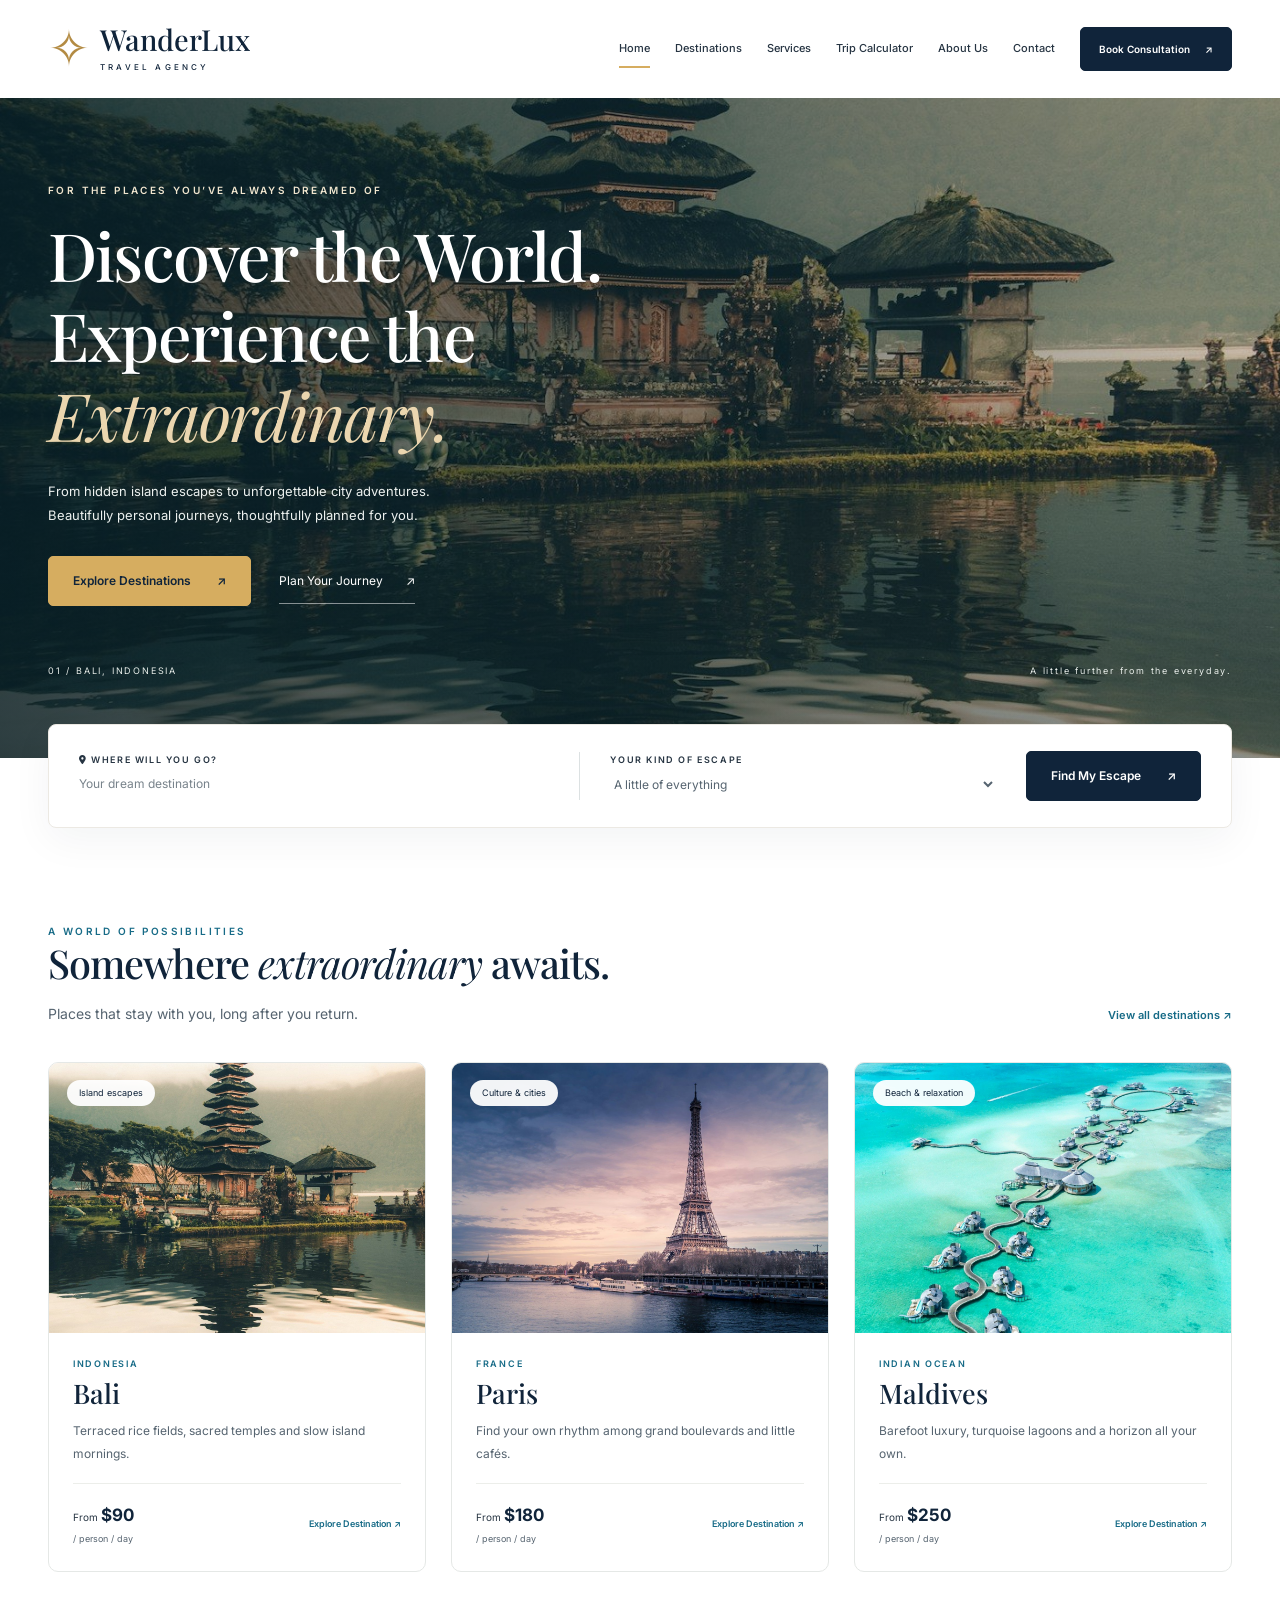
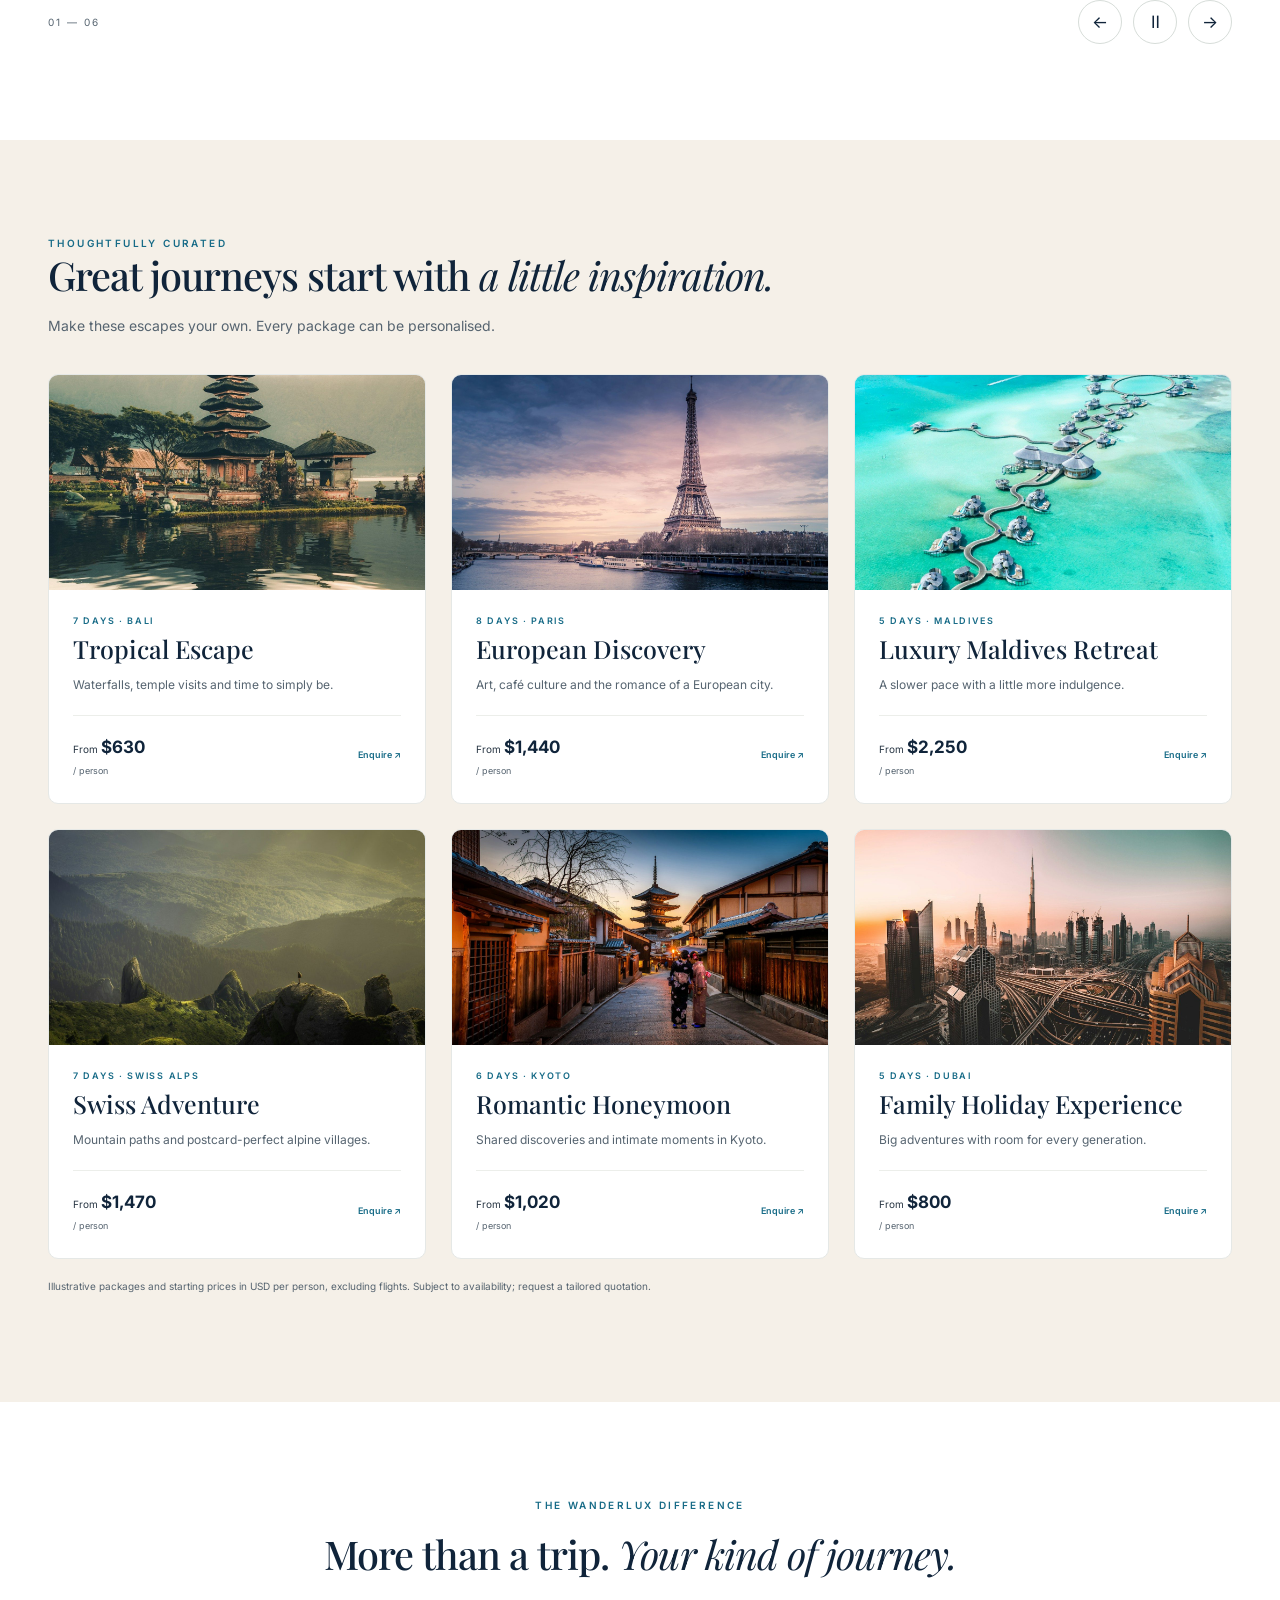
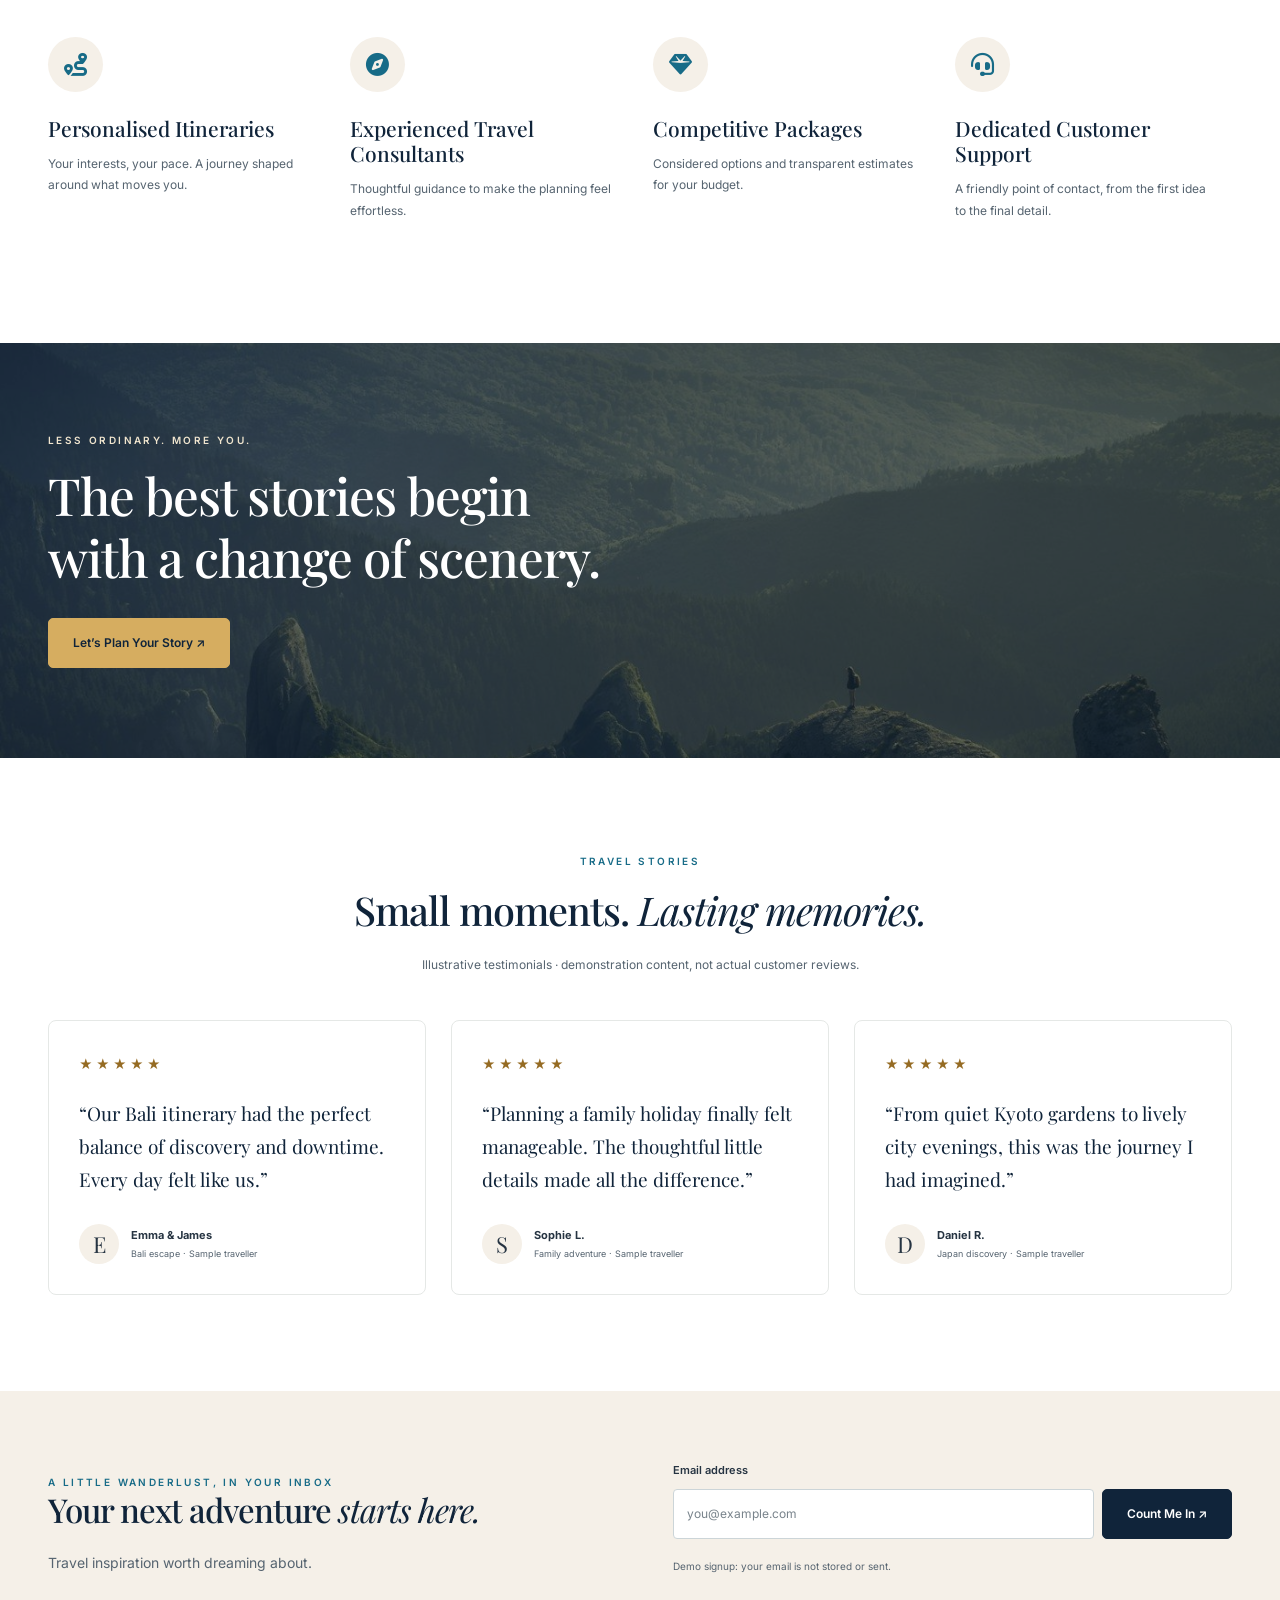
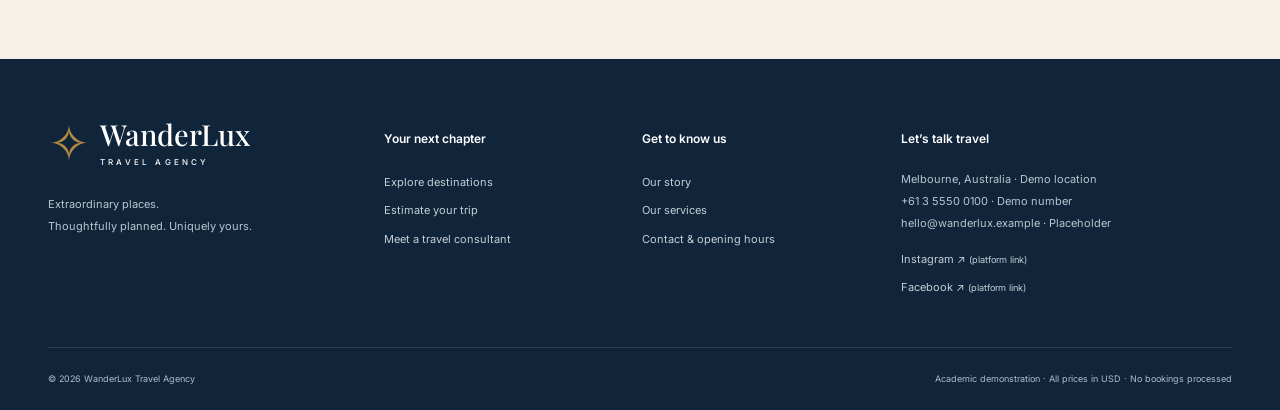
<file: index.html>
<!DOCTYPE html>
<html lang="en">
 <head>
  <meta charset="utf-8"/>
  <meta content="width=device-width, initial-scale=1" name="viewport"/>
  <title>
   Extraordinary journeys, thoughtfully planned | WanderLux Travel Agency
  </title>
  <meta content="Discover personalised holidays, beautiful destinations and thoughtful travel planning with WanderLux." name="description"/>
  <meta content="Extraordinary journeys, thoughtfully planned | WanderLux" property="og:title"/>
  <meta content="Discover personalised holidays, beautiful destinations and thoughtful travel planning with WanderLux." property="og:description"/>
  <meta content="website" property="og:type"/>
  <meta content="assets/images/destination-0.jpg" property="og:image"/>
  <meta content="#10243A" name="theme-color"/>
  <link href="assets/icons/compass.svg" rel="icon" type="image/svg+xml"/>
  <link href="https://fonts.googleapis.com" rel="preconnect"/>
  <link crossorigin="" href="https://fonts.gstatic.com" rel="preconnect"/>
  <link href="https://fonts.googleapis.com/css2?family=Inter:wght@400;500;600;700&amp;family=Playfair+Display:ital,wght@0,400;0,500;0,600;1,400;1,500&amp;display=swap" rel="stylesheet"/>
  <link href="https://cdnjs.cloudflare.com/ajax/libs/font-awesome/6.7.2/css/all.min.css" rel="stylesheet"/>
  <link href="css/style.css" rel="stylesheet"/>
  <script defer="" src="js/data.js">
  </script>
  <script defer="" src="js/main.js">
  </script>
  <script defer="" src="js/forms.js">
  </script>
 </head>
 <body>
  <a class="skip-link" href="#main">
   Skip to content
  </a>
  <header class="site-header">
   <div class="container nav-shell">
    <a aria-label="WanderLux home" class="brand" href="index.html">
     <span class="brand-mark">
      ✧
     </span>
     <span>
      WanderLux
      <small>
       TRAVEL AGENCY
      </small>
     </span>
    </a>
    <button aria-controls="navigation" aria-expanded="false" aria-label="Open navigation" class="menu-toggle">
     ☰
    </button>
    <nav aria-label="Main navigation" id="navigation">
     <a aria-current="page" href="index.html">
      Home
     </a>
     <a href="destinations.html">
      Destinations
     </a>
     <a href="destinations.html#services">
      Services
     </a>
     <a href="calculator.html">
      Trip Calculator
     </a>
     <a href="about.html">
      About Us
     </a>
     <a href="contact.html">
      Contact
     </a>
     <a class="button button-small" href="appointment.html">
      Book
                    Consultation
      <span aria-hidden="true">↗</span>
     </a>
    </nav>
   </div>
  </header>
  <main id="main">
   <section class="hero">
    <img alt="Lush Bali temple and tropical landscape" class="hero-image" fetchpriority="high" src="assets/images/destination-0.jpg"/>
    <div class="hero-shade">
    </div>
    <div class="container hero-content">
     <p class="eyebrow light">
      FOR THE PLACES YOU’VE ALWAYS DREAMED OF
     </p>
     <h1>
      Discover the World.
      <br/>
      Experience the
      <br/>
      <em>
       Extraordinary.
      </em>
     </h1>
     <p>
      From hidden island escapes to unforgettable city adventures.
      <br/>
      Beautifully personal journeys,
                    thoughtfully planned for you.
     </p>
     <div class="button-row">
      <a class="button gold" href="destinations.html">
       Explore Destinations
       <span>
        ↗
       </span>
      </a>
      <a class="text-button" href="calculator.html">
       Plan Your Journey
       <span>
        ↗
       </span>
      </a>
     </div>
     <div class="hero-caption">
      <span>
       01 / BALI, INDONESIA
      </span>
      <span>
       A little further from the
                        everyday.
      </span>
     </div>
    </div>
   </section>
   <div class="container search-wrap">
    <form action="destinations.html" class="travel-search">
     <div>
      <label for="hero-search">
       <i aria-hidden="true" class="fa-solid fa-location-dot">
       </i>
       WHERE WILL YOU
                        GO?
      </label>
      <input id="hero-search" name="q" placeholder="Your dream destination"/>
     </div>
     <div>
      <label for="hero-style">
       YOUR KIND OF ESCAPE
      </label>
      <select id="hero-style" name="category">
       <option value="">
        A little of everything
       </option>
       Island escapes
       Culture &amp; cities
       Beach &amp; relaxation
       Adventure
      </select>
     </div>
     <button class="button" type="submit">
      Find My Escape
      <span>
       ↗
      </span>
     </button>
    </form>
   </div>
   <section class="section container">
    <div class="section-heading">
     <div>
      <p class="eyebrow">
       A WORLD OF POSSIBILITIES
      </p>
      <h2>
       Somewhere
       <em>
        extraordinary
       </em>
       awaits.
      </h2>
      <p>
       Places that stay with you, long after you return.
      </p>
     </div>
     <a class="inline-link" href="destinations.html">
      View all destinations ↗
     </a>
    </div>
    <div aria-label="Featured destinations" aria-roledescription="carousel" class="carousel">
     <div class="carousel-window">
      <div class="carousel-track">
       <article class="destination-card reveal">
        <a class="image-link" href="appointment.html?destination=Bali">
         <img alt="Bali, Indonesia travel landscape" loading="lazy" src="assets/images/destination-0.jpg"/>
         <span class="card-tag">
          Island
                                    escapes
         </span>
        </a>
        <div class="card-body">
         <p class="eyebrow">
          Indonesia
         </p>
         <h3>
          Bali
         </h3>
         <p>
          Terraced rice fields, sacred temples and slow island mornings.
         </p>
         <div class="card-bottom">
          <span>
           From
           <strong>
            $90
           </strong>
           <small>
            / person /
                                            day
           </small>
          </span>
          <a aria-label="Explore Bali" href="appointment.html?destination=Bali">
           Explore Destination ↗
          </a>
         </div>
        </div>
       </article>
       <article class="destination-card reveal">
        <a class="image-link" href="appointment.html?destination=Paris">
         <img alt="Paris, France travel landscape" loading="lazy" src="assets/images/destination-1.jpg"/>
         <span class="card-tag">
          Culture &amp;
                                    cities
         </span>
        </a>
        <div class="card-body">
         <p class="eyebrow">
          France
         </p>
         <h3>
          Paris
         </h3>
         <p>
          Find your own rhythm among grand boulevards and little cafés.
         </p>
         <div class="card-bottom">
          <span>
           From
           <strong>
            $180
           </strong>
           <small>
            / person /
                                            day
           </small>
          </span>
          <a aria-label="Explore Paris" href="appointment.html?destination=Paris">
           Explore Destination ↗
          </a>
         </div>
        </div>
       </article>
       <article class="destination-card reveal">
        <a class="image-link" href="appointment.html?destination=Maldives">
         <img alt="Maldives, Indian Ocean travel landscape" loading="lazy" src="assets/images/destination-2.jpg"/>
         <span class="card-tag">
          Beach &amp; relaxation
         </span>
        </a>
        <div class="card-body">
         <p class="eyebrow">
          Indian Ocean
         </p>
         <h3>
          Maldives
         </h3>
         <p>
          Barefoot luxury, turquoise lagoons and a horizon all your own.
         </p>
         <div class="card-bottom">
          <span>
           From
           <strong>
            $250
           </strong>
           <small>
            / person /
                                            day
           </small>
          </span>
          <a aria-label="Explore Maldives" href="appointment.html?destination=Maldives">
           Explore Destination ↗
          </a>
         </div>
        </div>
       </article>
       <article class="destination-card reveal">
        <a class="image-link" href="appointment.html?destination=Swiss Alps">
         <img alt="Swiss Alps, Switzerland travel landscape" loading="lazy" src="assets/images/destination-3.jpg"/>
         <span class="card-tag">
          Adventure
         </span>
        </a>
        <div class="card-body">
         <p class="eyebrow">
          Switzerland
         </p>
         <h3>
          Swiss Alps
         </h3>
         <p>
          Alpine trails, mountain villages and extraordinary fresh air.
         </p>
         <div class="card-bottom">
          <span>
           From
           <strong>
            $210
           </strong>
           <small>
            / person /
                                            day
           </small>
          </span>
          <a aria-label="Explore Swiss Alps" href="appointment.html?destination=Swiss Alps">
           Explore Destination ↗
          </a>
         </div>
        </div>
       </article>
       <article class="destination-card reveal">
        <a class="image-link" href="appointment.html?destination=Dubai">
         <img alt="Dubai, United Arab Emirates travel landscape" loading="lazy" src="assets/images/destination-4.jpg"/>
         <span class="card-tag">
          Culture &amp; cities
         </span>
        </a>
        <div class="card-body">
         <p class="eyebrow">
          United Arab Emirates
         </p>
         <h3>
          Dubai
         </h3>
         <p>
          Desert stillness meets a city with a spectacular imagination.
         </p>
         <div class="card-bottom">
          <span>
           From
           <strong>
            $160
           </strong>
           <small>
            / person /
                                            day
           </small>
          </span>
          <a aria-label="Explore Dubai" href="appointment.html?destination=Dubai">
           Explore Destination ↗
          </a>
         </div>
        </div>
       </article>
       <article class="destination-card reveal">
        <a class="image-link" href="appointment.html?destination=Kyoto">
         <img alt="Kyoto, Japan travel landscape" loading="lazy" src="assets/images/destination-5.jpg"/>
         <span class="card-tag">
          Culture &amp;
                                    cities
         </span>
        </a>
        <div class="card-body">
         <p class="eyebrow">
          Japan
         </p>
         <h3>
          Kyoto
         </h3>
         <p>
          Quiet gardens, lantern-lit lanes and timeless traditions.
         </p>
         <div class="card-bottom">
          <span>
           From
           <strong>
            $170
           </strong>
           <small>
            / person /
                                            day
           </small>
          </span>
          <a aria-label="Explore Kyoto" href="appointment.html?destination=Kyoto">
           Explore Destination ↗
          </a>
         </div>
        </div>
       </article>
      </div>
     </div>
     <div class="carousel-controls">
      <span aria-live="polite" class="carousel-status">
       01 · 06
      </span>
      <div>
       <button aria-label="Previous destination" class="icon-button" data-carousel="prev">
        ←
       </button>
       <button aria-label="Pause destination rotation" class="icon-button" data-carousel="pause">
        Ⅱ
       </button>
       <button aria-label="Next destination" class="icon-button" data-carousel="next">
        →
       </button>
      </div>
     </div>
    </div>
   </section>
   <section class="section sand">
    <div class="container">
     <div class="section-heading">
      <div>
       <p class="eyebrow">
        THOUGHTFULLY CURATED
       </p>
       <h2>
        Great journeys start with
        <em>
         a little inspiration.
        </em>
       </h2>
       <p>
        Make these escapes your own. Every package can be personalised.
       </p>
      </div>
     </div>
     <div class="grid three">
      <article class="package-card reveal">
       <img alt="Tropical Escape in Bali" loading="lazy" src="assets/images/destination-0.jpg"/>
       <div class="card-body">
        <p class="eyebrow">
         7 days · Bali
        </p>
        <h3>
         Tropical Escape
        </h3>
        <p>
         Waterfalls, temple visits and time to simply be.
        </p>
        <div class="card-bottom">
         <span>
          From
          <strong>
           $630
          </strong>
          <small>
           / person
          </small>
         </span>
         <a href="appointment.html?destination=Bali">
          Enquire ↗
         </a>
        </div>
       </div>
      </article>
      <article class="package-card reveal">
       <img alt="European Discovery in Paris" loading="lazy" src="assets/images/destination-1.jpg"/>
       <div class="card-body">
        <p class="eyebrow">
         8 days · Paris
        </p>
        <h3>
         European Discovery
        </h3>
        <p>
         Art, café culture and the romance of a European city.
        </p>
        <div class="card-bottom">
         <span>
          From
          <strong>
           $1,440
          </strong>
          <small>
           / person
          </small>
         </span>
         <a href="appointment.html?destination=Paris">
          Enquire ↗
         </a>
        </div>
       </div>
      </article>
      <article class="package-card reveal">
       <img alt="Luxury Maldives Retreat in Maldives" loading="lazy" src="assets/images/destination-2.jpg"/>
       <div class="card-body">
        <p class="eyebrow">
         5 days · Maldives
        </p>
        <h3>
         Luxury Maldives Retreat
        </h3>
        <p>
         A slower pace with a little more indulgence.
        </p>
        <div class="card-bottom">
         <span>
          From
          <strong>
           $2,250
          </strong>
          <small>
           / person
          </small>
         </span>
         <a href="appointment.html?destination=Maldives">
          Enquire ↗
         </a>
        </div>
       </div>
      </article>
      <article class="package-card reveal">
       <img alt="Swiss Adventure in Swiss Alps" loading="lazy" src="assets/images/destination-3.jpg"/>
       <div class="card-body">
        <p class="eyebrow">
         7 days · Swiss Alps
        </p>
        <h3>
         Swiss Adventure
        </h3>
        <p>
         Mountain paths and postcard-perfect alpine villages.
        </p>
        <div class="card-bottom">
         <span>
          From
          <strong>
           $1,470
          </strong>
          <small>
           / person
          </small>
         </span>
         <a href="appointment.html?destination=Swiss Alps">
          Enquire ↗
         </a>
        </div>
       </div>
      </article>
      <article class="package-card reveal">
       <img alt="Romantic Honeymoon in Kyoto" loading="lazy" src="assets/images/destination-5.jpg"/>
       <div class="card-body">
        <p class="eyebrow">
         6 days · Kyoto
        </p>
        <h3>
         Romantic Honeymoon
        </h3>
        <p>
         Shared discoveries and intimate moments in Kyoto.
        </p>
        <div class="card-bottom">
         <span>
          From
          <strong>
           $1,020
          </strong>
          <small>
           / person
          </small>
         </span>
         <a href="appointment.html?destination=Kyoto">
          Enquire ↗
         </a>
        </div>
       </div>
      </article>
      <article class="package-card reveal">
       <img alt="Family Holiday Experience in Dubai" loading="lazy" src="assets/images/destination-4.jpg"/>
       <div class="card-body">
        <p class="eyebrow">
         5 days · Dubai
        </p>
        <h3>
         Family Holiday Experience
        </h3>
        <p>
         Big adventures with room for every generation.
        </p>
        <div class="card-bottom">
         <span>
          From
          <strong>
           $800
          </strong>
          <small>
           / person
          </small>
         </span>
         <a href="appointment.html?destination=Dubai">
          Enquire ↗
         </a>
        </div>
       </div>
      </article>
     </div>
     <p class="fine-print">
      Illustrative packages and starting prices in USD per person, excluding flights.
                    Subject to availability; request a tailored quotation.
     </p>
    </div>
   </section>
   <section class="section container">
    <div class="center-heading">
     <p class="eyebrow">
      THE WANDERLUX DIFFERENCE
     </p>
     <h2>
      More than a trip.
      <em>
       Your kind of journey.
      </em>
     </h2>
    </div>
    <div class="grid four">
     <article class="value-card reveal">
      <i aria-hidden="true" class="fa-solid fa-route">
      </i>
      <h3>
       Personalised Itineraries
      </h3>
      <p>
       Your interests, your pace. A journey shaped around what moves you.
      </p>
     </article>
     <article class="value-card reveal">
      <i aria-hidden="true" class="fa-solid fa-compass">
      </i>
      <h3>
       Experienced Travel Consultants
      </h3>
      <p>
       Thoughtful guidance to make the planning feel effortless.
      </p>
     </article>
     <article class="value-card reveal">
      <i aria-hidden="true" class="fa-solid fa-gem">
      </i>
      <h3>
       Competitive Packages
      </h3>
      <p>
       Considered options and transparent estimates for your budget.
      </p>
     </article>
     <article class="value-card reveal">
      <i aria-hidden="true" class="fa-solid fa-headset">
      </i>
      <h3>
       Dedicated Customer Support
      </h3>
      <p>
       A friendly point of contact, from the first idea to the final detail.
      </p>
     </article>
    </div>
   </section>
   <section class="story-banner">
    <img alt="Dramatic mountain peaks in an alpine landscape" loading="lazy" src="assets/images/destination-3.jpg"/>
    <div class="container">
     <p class="eyebrow light">
      LESS ORDINARY. MORE YOU.
     </p>
     <h2>
      The best stories begin
      <br/>
      with a change of scenery.
     </h2>
     <a class="button gold" href="appointment.html">
      Let’s Plan Your Story ↗
     </a>
    </div>
   </section>
   <section class="section container">
    <div class="center-heading">
     <p class="eyebrow">
      TRAVEL STORIES
     </p>
     <h2>
      Small moments.
      <em>
       Lasting memories.
      </em>
     </h2>
     <p>
      Illustrative testimonials · demonstration content, not actual customer reviews.
     </p>
    </div>
    <div class="grid three">
     <figure class="quote reveal">
      <span aria-label="5 out of 5 stars" class="stars">
       ★★★★★
      </span>
      <blockquote>
       “Our Bali itinerary had the perfect balance of discovery and downtime. Every day felt
                        like us.”
      </blockquote>
      <figcaption>
       <span class="avatar">
        E
       </span>
       <div>
        <strong>
         Emma &amp; James
        </strong>
        <small>
         Bali escape · Sample traveller
        </small>
       </div>
      </figcaption>
     </figure>
     <figure class="quote reveal">
      <span aria-label="5 out of 5 stars" class="stars">
       ★★★★★
      </span>
      <blockquote>
       “Planning a family holiday finally felt manageable. The thoughtful little details made
                        all the difference.”
      </blockquote>
      <figcaption>
       <span class="avatar">
        S
       </span>
       <div>
        <strong>
         Sophie L.
        </strong>
        <small>
         Family adventure · Sample traveller
        </small>
       </div>
      </figcaption>
     </figure>
     <figure class="quote reveal">
      <span aria-label="5 out of 5 stars" class="stars">
       ★★★★★
      </span>
      <blockquote>
       “From quiet Kyoto gardens to lively city evenings, this was the journey I had imagined.”
      </blockquote>
      <figcaption>
       <span class="avatar">
        D
       </span>
       <div>
        <strong>
         Daniel R.
        </strong>
        <small>
         Japan discovery · Sample traveller
        </small>
       </div>
      </figcaption>
     </figure>
    </div>
   </section>
   <section class="newsletter sand">
    <div class="container newsletter-inner">
     <div>
      <p class="eyebrow">
       A LITTLE WANDERLUST, IN YOUR INBOX
      </p>
      <h2>
       Your next adventure
       <em>
        starts here.
       </em>
      </h2>
      <p>
       Travel inspiration worth dreaming about.
      </p>
     </div>
     <form id="newsletter-form" novalidate="">
      <label for="newsletter-email">
       Email address
      </label>
      <div class="subscribe">
       <input autocomplete="email" id="newsletter-email" name="email" placeholder="you@example.com" required="" type="email"/>
       <button class="button" type="submit">
        Count Me In ↗
       </button>
      </div>
      <p class="field-error" id="newsletter-email-error"></p>
      <p class="fine-print">
       Demo signup: your email is not stored or sent.
      </p>
      <p class="form-status" role="status"></p>
     </form>
    </div>
   </section>
  </main>
  <footer>
   <div class="container footer-grid">
    <div>
     <a class="brand" href="index.html">
      <span class="brand-mark">
       ✧
      </span>
      <span>
       WanderLux
       <small>
        TRAVEL
                            AGENCY
       </small>
      </span>
     </a>
     <p>
      Extraordinary places.
      <br/>
      Thoughtfully planned. Uniquely yours.
     </p>
    </div>
    <div>
     <h3>
      Your next chapter
     </h3>
     <a href="destinations.html">
      Explore destinations
     </a>
     <a href="calculator.html">
      Estimate your trip
     </a>
     <a href="appointment.html">
      Meet a travel consultant
     </a>
    </div>
    <div>
     <h3>
      Get to know us
     </h3>
     <a href="about.html">
      Our story
     </a>
     <a href="destinations.html#services">
      Our
                    services
     </a>
     <a href="contact.html">
      Contact &amp; opening hours
     </a>
    </div>
    <div>
     <h3>
      Let’s talk travel
     </h3>
     <p>
      Melbourne, Australia · Demo location
      <br/>
      +61 3 5550 0100 · Demo number
      <br/>
      hello@wanderlux.example · Placeholder
     </p>
     <a href="https://www.instagram.com/" rel="noopener" target="_blank">
      Instagram ↗
      <small>
       (platform link)
      </small>
     </a>
     <a href="https://www.facebook.com/" rel="noopener" target="_blank">
      Facebook ↗
      <small>
       (platform link)
      </small>
     </a>
    </div>
   </div>
   <div class="container footer-bottom">
    <span>
     ©
     <span data-year="">
      2026
     </span>
     WanderLux Travel
                Agency
    </span>
    <span>
     Academic demonstration · All prices in USD · No bookings processed
    </span>
   </div>
  </footer>
 </body>
</html>
</file>
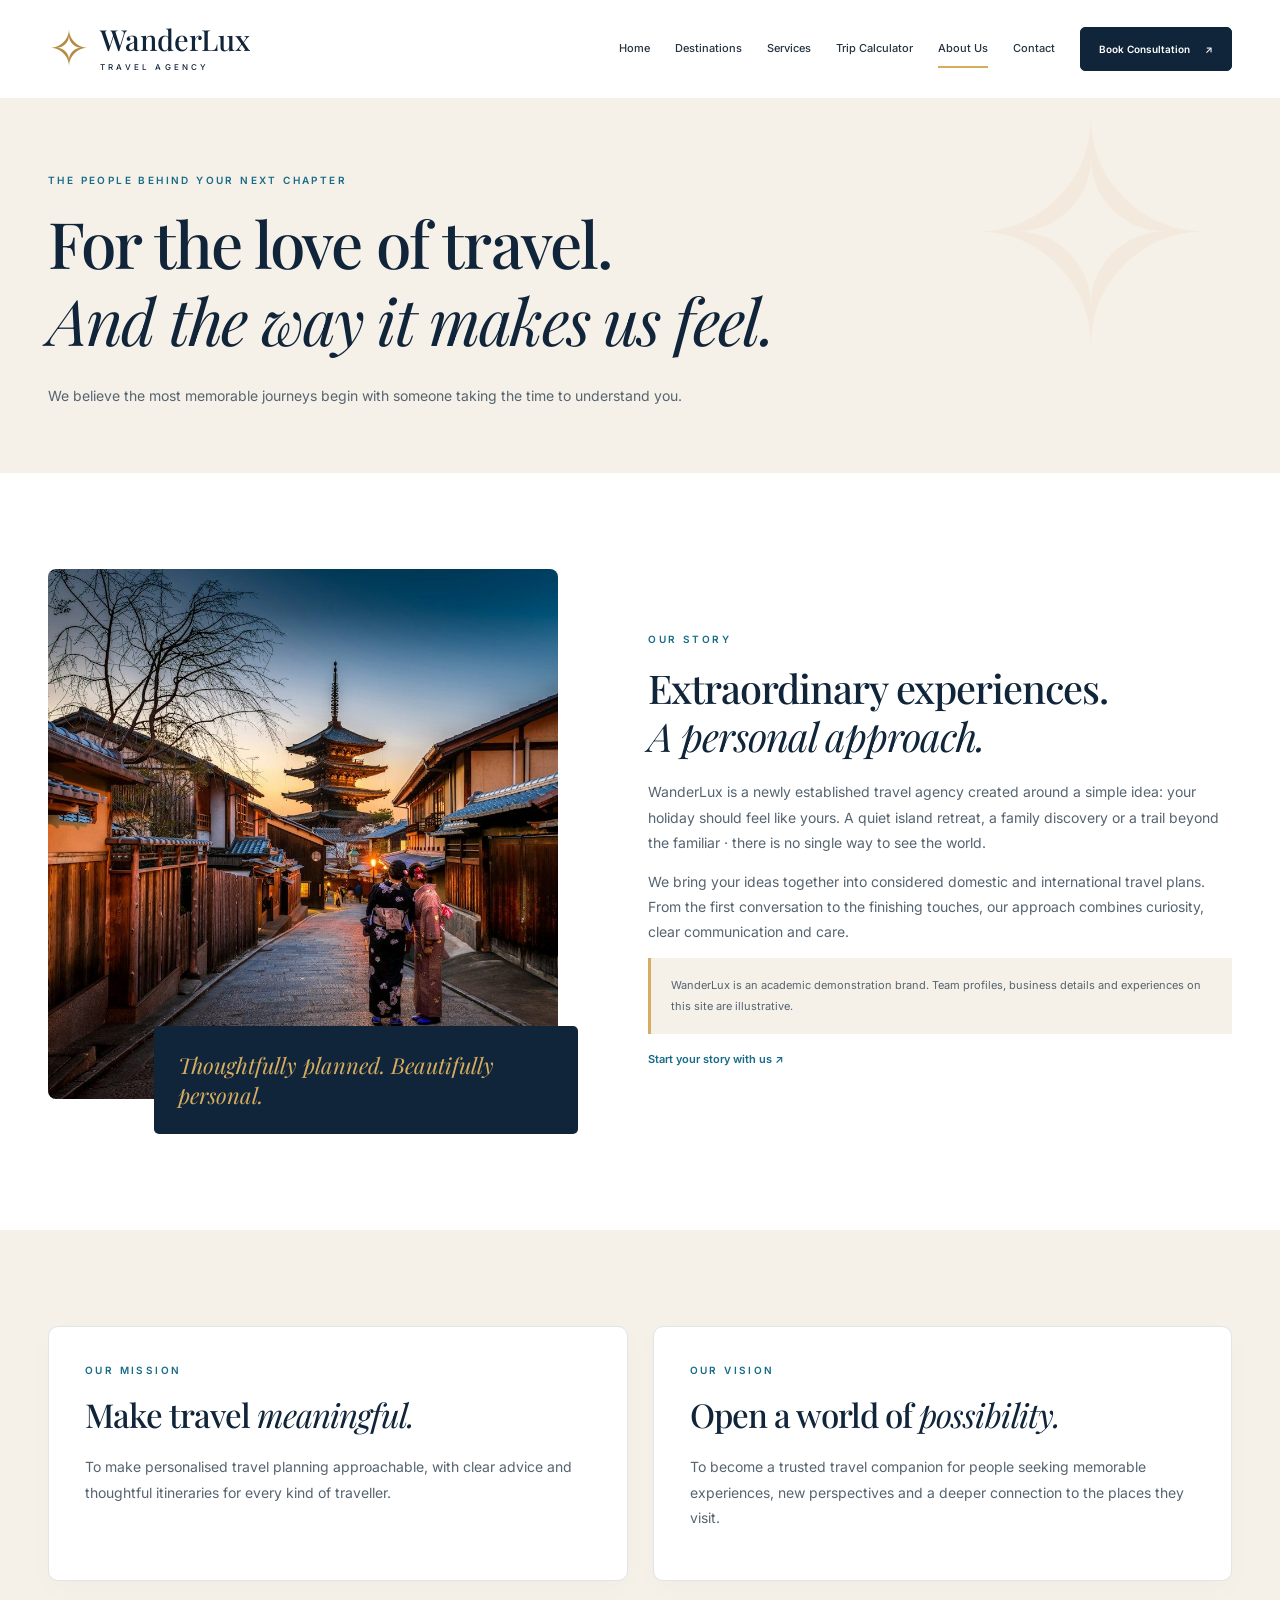
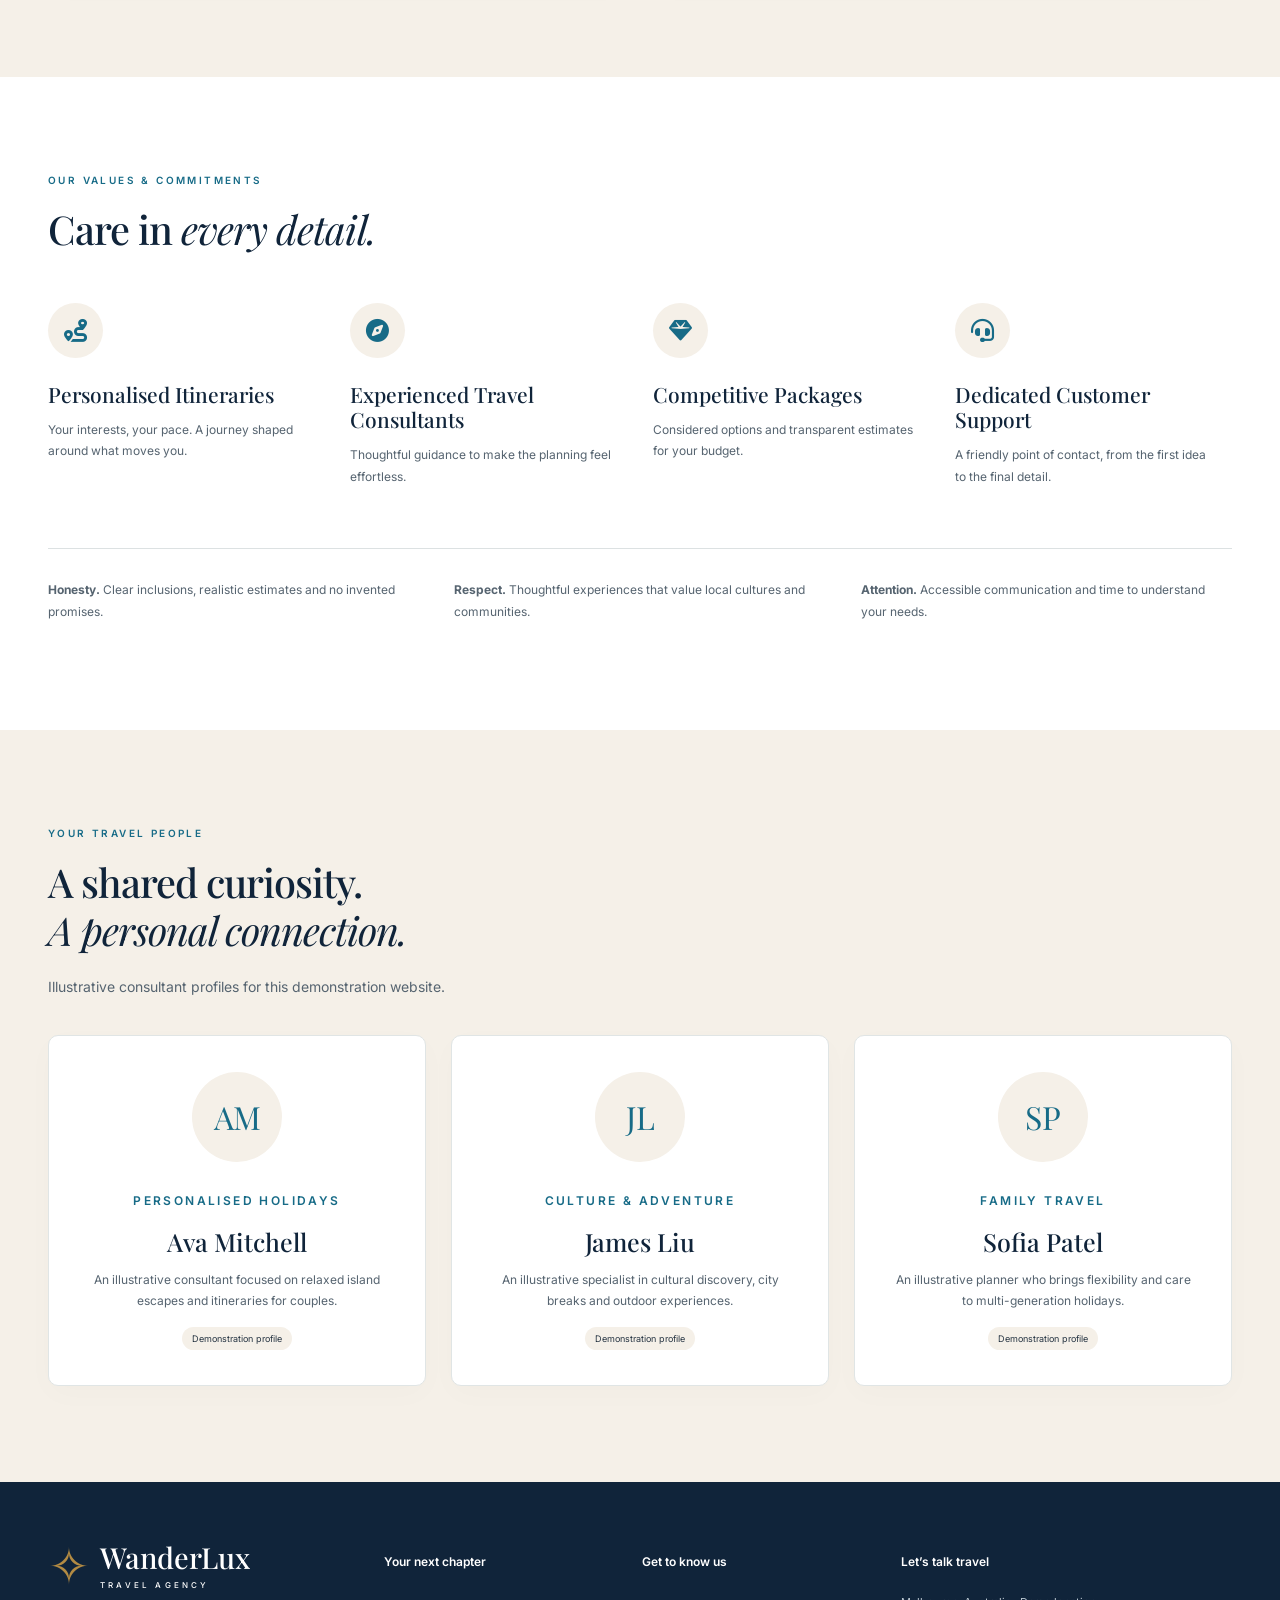
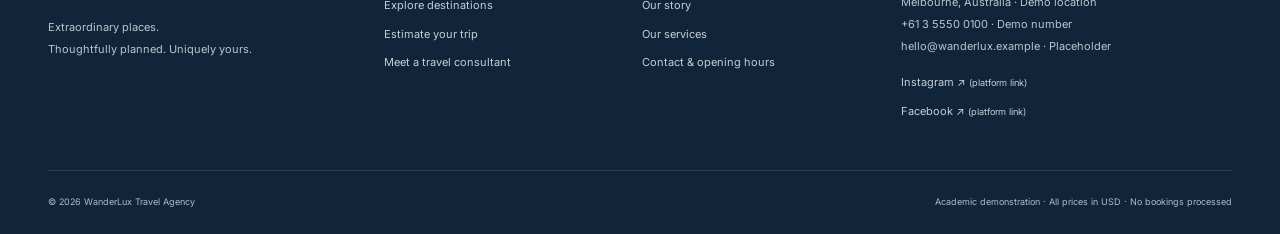
<file: about.html>
<!DOCTYPE html>
<html lang="en">
 <head>
  <meta charset="utf-8"/>
  <meta content="width=device-width, initial-scale=1" name="viewport"/>
  <title>
   Our story &amp; travel philosophy | WanderLux Travel Agency
  </title>
  <meta content="Meet the WanderLux travel philosophy: personal itineraries, thoughtful planning and memorable experiences." name="description"/>
  <meta content="Our story &amp; travel philosophy | WanderLux" property="og:title"/>
  <meta content="Meet the WanderLux travel philosophy: personal itineraries, thoughtful planning and memorable experiences." property="og:description"/>
  <meta content="website" property="og:type"/>
  <meta content="assets/images/destination-0.jpg" property="og:image"/>
  <meta content="#10243A" name="theme-color"/>
  <link href="assets/icons/compass.svg" rel="icon" type="image/svg+xml"/>
  <link href="https://fonts.googleapis.com" rel="preconnect"/>
  <link crossorigin="" href="https://fonts.gstatic.com" rel="preconnect"/>
  <link href="https://fonts.googleapis.com/css2?family=Inter:wght@400;500;600;700&amp;family=Playfair+Display:ital,wght@0,400;0,500;0,600;1,400;1,500&amp;display=swap" rel="stylesheet"/>
  <link href="https://cdnjs.cloudflare.com/ajax/libs/font-awesome/6.7.2/css/all.min.css" rel="stylesheet"/>
  <link href="css/style.css" rel="stylesheet"/>
  <script defer="" src="js/data.js">
  </script>
  <script defer="" src="js/main.js">
  </script>
 </head>
 <body>
  <a class="skip-link" href="#main">
   Skip to content
  </a>
  <header class="site-header">
   <div class="container nav-shell">
    <a aria-label="WanderLux home" class="brand" href="index.html">
     <span class="brand-mark">
      ✧
     </span>
     <span>
      WanderLux
      <small>
       TRAVEL AGENCY
      </small>
     </span>
    </a>
    <button aria-controls="navigation" aria-expanded="false" aria-label="Open navigation" class="menu-toggle">
     ☰
    </button>
    <nav aria-label="Main navigation" id="navigation">
     <a href="index.html">
      Home
     </a>
     <a href="destinations.html">
      Destinations
     </a>
     <a href="destinations.html#services">
      Services
     </a>
     <a href="calculator.html">
      Trip Calculator
     </a>
     <a aria-current="page" href="about.html">
      About Us
     </a>
     <a href="contact.html">
      Contact
     </a>
     <a class="button button-small" href="appointment.html">
      Book Consultation
      <span aria-hidden="true">↗</span>
     </a>
    </nav>
   </div>
  </header>
  <main id="main">
   <section class="page-intro">
    <div class="container">
     <p class="eyebrow">
      THE PEOPLE BEHIND YOUR NEXT CHAPTER
     </p>
     <h1>
      For the love of travel.
      <br/>
      <em>
       And the way it makes us feel.
      </em>
     </h1>
     <p class="intro-text">
      We believe the most memorable journeys begin with someone taking the time to understand you.
     </p>
    </div>
   </section>
   <section class="section container split align-center">
    <div class="editorial-image">
     <img alt="Traditional Japanese streets in Kyoto" loading="lazy" src="assets/images/destination-5.jpg"/>
     <span>
      Thoughtfully planned. Beautifully personal.
     </span>
    </div>
    <div>
     <p class="eyebrow">
      OUR STORY
     </p>
     <h2>
      Extraordinary experiences.
      <br/>
      <em>
       A personal approach.
      </em>
     </h2>
     <p>
      WanderLux is a newly established travel agency created around a simple idea: your holiday should feel like yours. A quiet island retreat, a family discovery or a trail beyond the familiar · there is no single way to see the world.
     </p>
     <p>
      We bring your ideas together into considered domestic and international travel plans. From the first conversation to the finishing touches, our approach combines curiosity, clear communication and care.
     </p>
     <p class="notice">
      WanderLux is an academic demonstration brand. Team profiles, business details and experiences on this site are illustrative.
     </p>
     <a class="inline-link" href="appointment.html">
      Start your story with us ↗
     </a>
    </div>
   </section>
   <section class="section sand">
    <div class="container grid two">
     <article class="panel reveal">
      <p class="eyebrow">
       OUR MISSION
      </p>
      <h2>
       Make travel
       <em>
        meaningful.
       </em>
      </h2>
      <p>
       To make personalised travel planning approachable, with clear advice and thoughtful itineraries for every kind of traveller.
      </p>
     </article>
     <article class="panel reveal">
      <p class="eyebrow">
       OUR VISION
      </p>
      <h2>
       Open a world of
       <em>
        possibility.
       </em>
      </h2>
      <p>
       To become a trusted travel companion for people seeking memorable experiences, new perspectives and a deeper connection to the places they visit.
      </p>
     </article>
    </div>
   </section>
   <section class="section container">
    <p class="eyebrow">
     OUR VALUES &amp; COMMITMENTS
    </p>
    <h2>
     Care in
     <em>
      every detail.
     </em>
    </h2>
    <div class="grid four spaced">
     <article class="value-card reveal">
      <i aria-hidden="true" class="fa-solid fa-route">
      </i>
      <h3>
       Personalised Itineraries
      </h3>
      <p>
       Your interests, your pace. A journey shaped around what moves you.
      </p>
     </article>
     <article class="value-card reveal">
      <i aria-hidden="true" class="fa-solid fa-compass">
      </i>
      <h3>
       Experienced Travel Consultants
      </h3>
      <p>
       Thoughtful guidance to make the planning feel effortless.
      </p>
     </article>
     <article class="value-card reveal">
      <i aria-hidden="true" class="fa-solid fa-gem">
      </i>
      <h3>
       Competitive Packages
      </h3>
      <p>
       Considered options and transparent estimates for your budget.
      </p>
     </article>
     <article class="value-card reveal">
      <i aria-hidden="true" class="fa-solid fa-headset">
      </i>
      <h3>
       Dedicated Customer Support
      </h3>
      <p>
       A friendly point of contact, from the first idea to the final detail.
      </p>
     </article>
    </div>
    <div class="commitments">
     <p>
      <strong>
       Honesty.
      </strong>
      Clear inclusions, realistic estimates and no invented promises.
     </p>
     <p>
      <strong>
       Respect.
      </strong>
      Thoughtful experiences that value local cultures and communities.
     </p>
     <p>
      <strong>
       Attention.
      </strong>
      Accessible communication and time to understand your needs.
     </p>
    </div>
   </section>
   <section class="section sand">
    <div class="container">
     <p class="eyebrow">
      YOUR TRAVEL PEOPLE
     </p>
     <h2>
      A shared curiosity.
      <br/>
      <em>
       A personal connection.
      </em>
     </h2>
     <p>
      Illustrative consultant profiles for this demonstration website.
     </p>
     <div class="grid three spaced">
      <article class="consultant panel reveal">
       <span class="profile-monogram">
        AM
       </span>
       <p class="eyebrow">
        PERSONALISED HOLIDAYS
       </p>
       <h3>
        Ava Mitchell
       </h3>
       <p>
        An illustrative consultant focused on relaxed island escapes and itineraries for couples.
       </p>
       <span class="badge">
        Demonstration profile
       </span>
      </article>
      <article class="consultant panel reveal">
       <span class="profile-monogram">
        JL
       </span>
       <p class="eyebrow">
        CULTURE &amp; ADVENTURE
       </p>
       <h3>
        James Liu
       </h3>
       <p>
        An illustrative specialist in cultural discovery, city breaks and outdoor experiences.
       </p>
       <span class="badge">
        Demonstration profile
       </span>
      </article>
      <article class="consultant panel reveal">
       <span class="profile-monogram">
        SP
       </span>
       <p class="eyebrow">
        FAMILY TRAVEL
       </p>
       <h3>
        Sofia Patel
       </h3>
       <p>
        An illustrative planner who brings flexibility and care to multi-generation holidays.
       </p>
       <span class="badge">
        Demonstration profile
       </span>
      </article>
     </div>
    </div>
   </section>
  </main>
  <footer>
   <div class="container footer-grid">
    <div>
     <a class="brand" href="index.html">
      <span class="brand-mark">
       ✧
      </span>
      <span>
       WanderLux
       <small>
        TRAVEL AGENCY
       </small>
      </span>
     </a>
     <p>
      Extraordinary places.
      <br/>
      Thoughtfully planned. Uniquely yours.
     </p>
    </div>
    <div>
     <h3>
      Your next chapter
     </h3>
     <a href="destinations.html">
      Explore destinations
     </a>
     <a href="calculator.html">
      Estimate your trip
     </a>
     <a href="appointment.html">
      Meet a travel consultant
     </a>
    </div>
    <div>
     <h3>
      Get to know us
     </h3>
     <a href="about.html">
      Our story
     </a>
     <a href="destinations.html#services">
      Our services
     </a>
     <a href="contact.html">
      Contact &amp; opening hours
     </a>
    </div>
    <div>
     <h3>
      Let’s talk travel
     </h3>
     <p>
      Melbourne, Australia · Demo location
      <br/>
      +61 3 5550 0100 · Demo number
      <br/>
      hello@wanderlux.example · Placeholder
     </p>
     <a href="https://www.instagram.com/" rel="noopener" target="_blank">
      Instagram ↗
      <small>
       (platform link)
      </small>
     </a>
     <a href="https://www.facebook.com/" rel="noopener" target="_blank">
      Facebook ↗
      <small>
       (platform link)
      </small>
     </a>
    </div>
   </div>
   <div class="container footer-bottom">
    <span>
     ©
     <span data-year="">
      2026
     </span>
     WanderLux Travel Agency
    </span>
    <span>
     Academic demonstration · All prices in USD · No bookings processed
    </span>
   </div>
  </footer>
 </body>
</html>
</file>
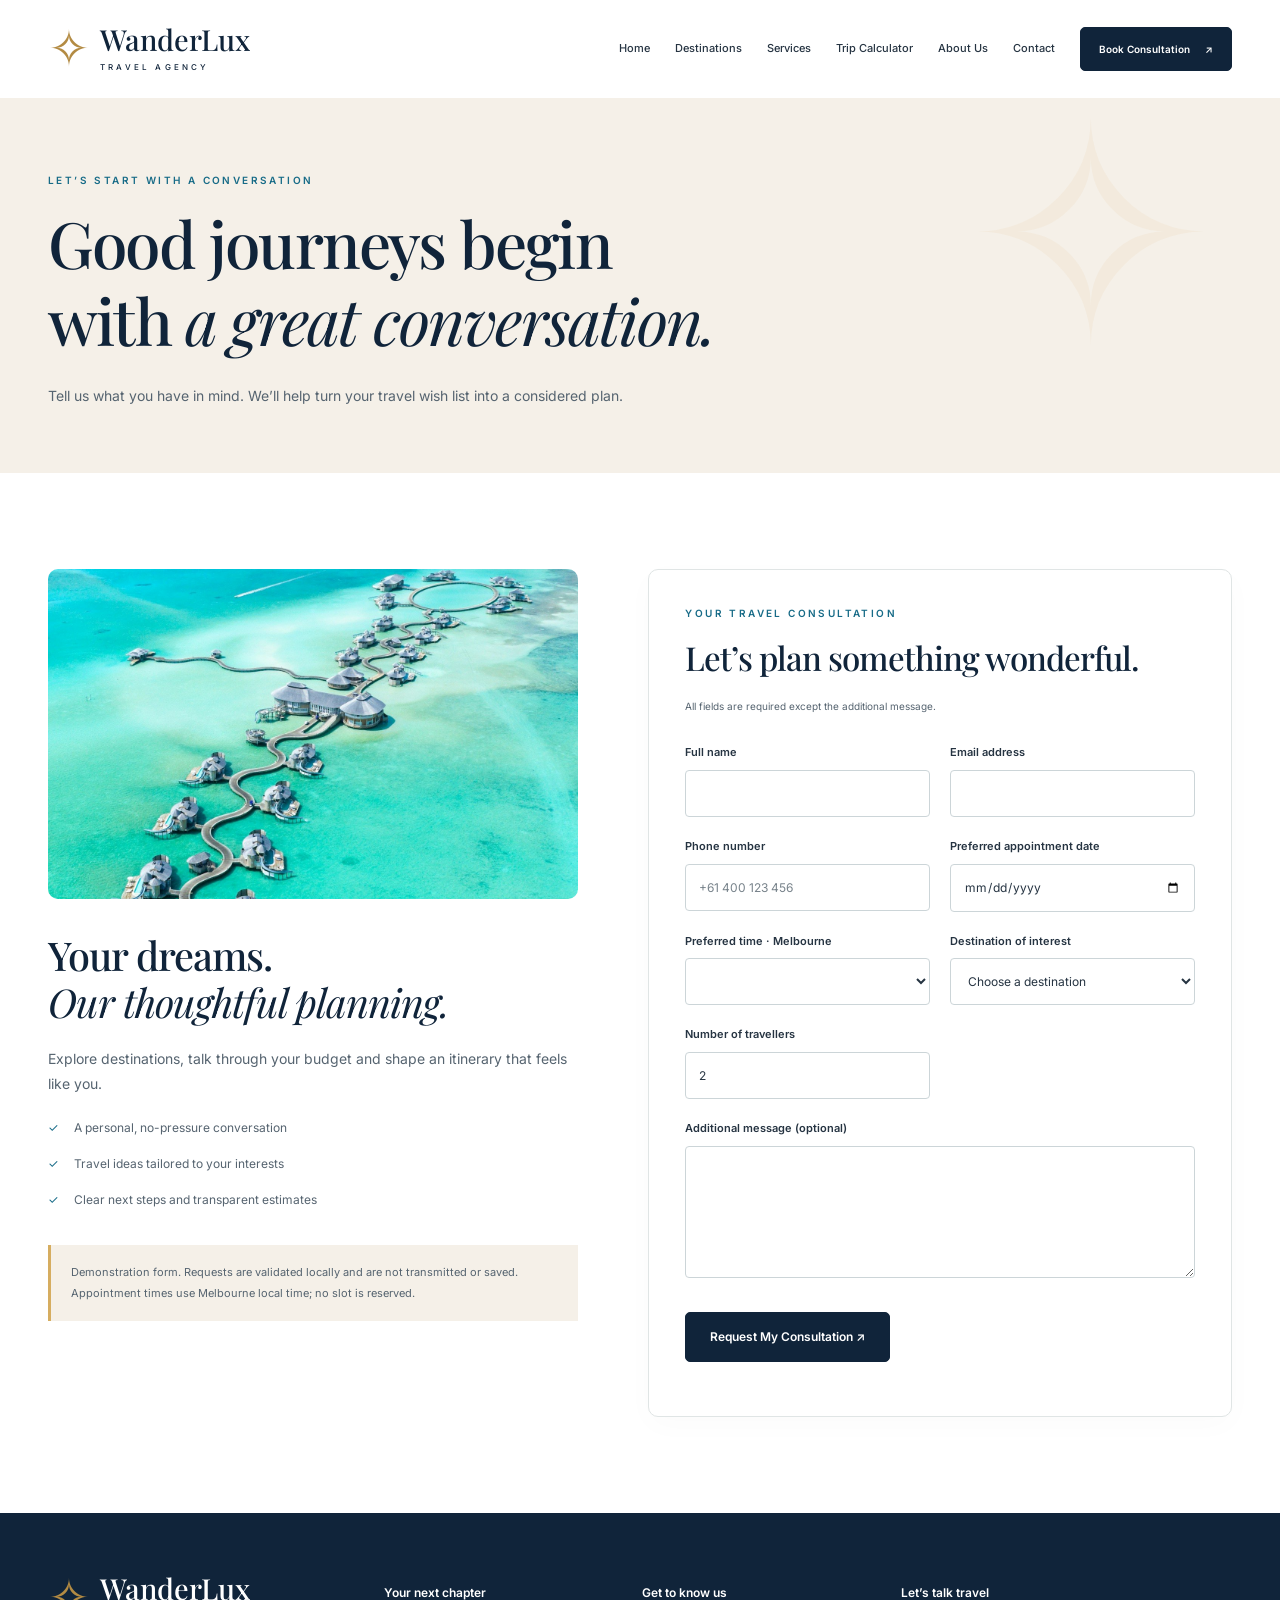
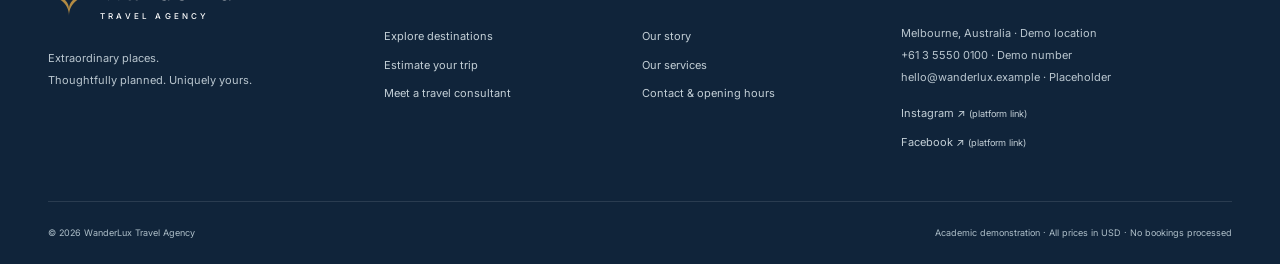
<file: appointment.html>
<!DOCTYPE html>
<html lang="en">
 <head>
  <meta charset="utf-8"/>
  <meta content="width=device-width, initial-scale=1" name="viewport"/>
  <title>
   Book a travel consultation | WanderLux Travel Agency
  </title>
  <meta content="Request a personalised travel consultation and start planning your next adventure with WanderLux." name="description"/>
  <meta content="Book a travel consultation | WanderLux" property="og:title"/>
  <meta content="Request a personalised travel consultation and start planning your next adventure with WanderLux." property="og:description"/>
  <meta content="website" property="og:type"/>
  <meta content="assets/images/destination-0.jpg" property="og:image"/>
  <meta content="#10243A" name="theme-color"/>
  <link href="assets/icons/compass.svg" rel="icon" type="image/svg+xml"/>
  <link href="https://fonts.googleapis.com" rel="preconnect"/>
  <link crossorigin="" href="https://fonts.gstatic.com" rel="preconnect"/>
  <link href="https://fonts.googleapis.com/css2?family=Inter:wght@400;500;600;700&amp;family=Playfair+Display:ital,wght@0,400;0,500;0,600;1,400;1,500&amp;display=swap" rel="stylesheet"/>
  <link href="https://cdnjs.cloudflare.com/ajax/libs/font-awesome/6.7.2/css/all.min.css" rel="stylesheet"/>
  <link href="css/style.css" rel="stylesheet"/>
  <script defer="" src="js/data.js">
  </script>
  <script defer="" src="js/main.js">
  </script>
  <script defer="" src="js/config.js">
  </script>
  <script defer="" src="js/forms.js">
  </script>
 </head>
 <body>
  <a class="skip-link" href="#main">
   Skip to content
  </a>
  <header class="site-header">
   <div class="container nav-shell">
    <a aria-label="WanderLux home" class="brand" href="index.html">
     <span class="brand-mark">
      ✧
     </span>
     <span>
      WanderLux
      <small>
       TRAVEL AGENCY
      </small>
     </span>
    </a>
    <button aria-controls="navigation" aria-expanded="false" aria-label="Open navigation" class="menu-toggle">
     ☰
    </button>
    <nav aria-label="Main navigation" id="navigation">
     <a href="index.html">
      Home
     </a>
     <a href="destinations.html">
      Destinations
     </a>
     <a href="destinations.html#services">
      Services
     </a>
     <a href="calculator.html">
      Trip Calculator
     </a>
     <a href="about.html">
      About Us
     </a>
     <a href="contact.html">
      Contact
     </a>
     <a class="button button-small" href="appointment.html">
      Book Consultation
      <span aria-hidden="true">↗</span>
     </a>
    </nav>
   </div>
  </header>
  <main id="main">
   <section class="page-intro">
    <div class="container">
     <p class="eyebrow">
      LET’S START WITH A CONVERSATION
     </p>
     <h1>
      Good journeys begin
      <br/>
      with
      <em>
       a great conversation.
      </em>
     </h1>
     <p class="intro-text">
      Tell us what you have in mind. We’ll help turn your travel wish list into a considered plan.
     </p>
    </div>
   </section>
   <section class="section container split">
    <aside class="consultation-aside">
     <img alt="Overwater villas and blue lagoon in the Maldives" src="assets/images/destination-2.jpg"/>
     <h2>
      Your dreams.
      <br/>
      <em>
       Our thoughtful planning.
      </em>
     </h2>
     <p>
      Explore destinations, talk through your budget and shape an itinerary that feels like you.
     </p>
     <ul class="tick-list">
      <li>
       A personal, no-pressure conversation
      </li>
      <li>
       Travel ideas tailored to your interests
      </li>
      <li>
       Clear next steps and transparent estimates
      </li>
     </ul>
     <p class="notice">
      Demonstration form. Requests are validated locally and are not transmitted or saved. Appointment times use Melbourne local time; no slot is reserved.
     </p>
    </aside>
    <form class="panel" id="appointment-form" novalidate="">
     <p class="eyebrow">
      YOUR TRAVEL CONSULTATION
     </p>
     <h2>
      Let’s plan something wonderful.
     </h2>
     <p class="fine-print">
      All fields are required except the additional message.
     </p>
     <div class="form-grid">
      <div class="field">
       <label for="name">
        Full name
       </label>
       <input aria-describedby="name-error" autocomplete="name" id="name" maxlength="100" name="name" required="" type="text"/>
       <span class="field-error" id="name-error"></span>
      </div>
      <div class="field">
       <label for="email">
        Email address
       </label>
       <input aria-describedby="email-error" autocomplete="email" id="email" maxlength="254" name="email" required="" type="email"/>
       <span class="field-error" id="email-error"></span>
      </div>
      <div class="field">
       <label for="phone">
        Phone number
       </label>
       <input aria-describedby="phone-error" autocomplete="tel" id="phone" maxlength="30" name="phone" placeholder="+61 400 123 456" required="" type="tel"/>
       <span class="field-error" id="phone-error"></span>
      </div>
      <div class="field">
       <label for="date">
        Preferred appointment date
       </label>
       <input aria-describedby="date-error" id="date" name="date" required="" type="date"/>
       <span class="field-error" id="date-error"></span>
      </div>
      <div class="field">
       <label for="time">
        Preferred time · Melbourne
       </label>
       <select aria-describedby="time-error" id="time" name="time" required="">
        <option value="">
        </option>
        <option value="09:00">
         09:00
        </option>
        <option value="10:00">
         10:00
        </option>
        <option value="11:00">
         11:00
        </option>
        <option value="14:00">
         14:00
        </option>
        <option value="15:00">
         15:00
        </option>
        <option value="16:00">
         16:00
        </option>
       </select>
       <span class="field-error" id="time-error"></span>
      </div>
      <div class="field">
       <label for="interest">
        Destination of interest
       </label>
       <select aria-describedby="interest-error" id="interest" name="interest" required="">
        <option value="">
         Choose a destination
        </option>
        <option value="Bali">
         Bali
        </option>
        <option value="Paris">
         Paris
        </option>
        <option value="Maldives">
         Maldives
        </option>
        <option value="Switzerland">
         Switzerland
        </option>
        <option value="Dubai">
         Dubai
        </option>
        <option value="Japan">
         Japan
        </option>
        <option value="Other">
         Other / still exploring
        </option>
       </select>
       <span class="field-error" id="interest-error"></span>
      </div>
      <div class="field">
       <label for="party">
        Number of travellers
       </label>
       <input aria-describedby="party-error" id="party" max="20" min="1" name="party" required="" step="1" type="number" value="2"/>
       <span class="field-error" id="party-error"></span>
      </div>
      <div class="field full">
       <label for="message">
        Additional message (optional)
       </label>
       <textarea aria-describedby="message-error" id="message" maxlength="3000" name="message" rows="5"></textarea>
       <span class="field-error" id="message-error"></span>
      </div>
     </div>
     <button class="button" type="submit">
      Request My Consultation ↗
     </button>
     <p class="form-status" role="status"></p>
    </form>
   </section>
  </main>
  <footer>
   <div class="container footer-grid">
    <div>
     <a class="brand" href="index.html">
      <span class="brand-mark">
       ✧
      </span>
      <span>
       WanderLux
       <small>
        TRAVEL AGENCY
       </small>
      </span>
     </a>
     <p>
      Extraordinary places.
      <br/>
      Thoughtfully planned. Uniquely yours.
     </p>
    </div>
    <div>
     <h3>
      Your next chapter
     </h3>
     <a href="destinations.html">
      Explore destinations
     </a>
     <a href="calculator.html">
      Estimate your trip
     </a>
     <a href="appointment.html">
      Meet a travel consultant
     </a>
    </div>
    <div>
     <h3>
      Get to know us
     </h3>
     <a href="about.html">
      Our story
     </a>
     <a href="destinations.html#services">
      Our services
     </a>
     <a href="contact.html">
      Contact &amp; opening hours
     </a>
    </div>
    <div>
     <h3>
      Let’s talk travel
     </h3>
     <p>
      Melbourne, Australia · Demo location
      <br/>
      +61 3 5550 0100 · Demo number
      <br/>
      hello@wanderlux.example · Placeholder
     </p>
     <a href="https://www.instagram.com/" rel="noopener" target="_blank">
      Instagram ↗
      <small>
       (platform link)
      </small>
     </a>
     <a href="https://www.facebook.com/" rel="noopener" target="_blank">
      Facebook ↗
      <small>
       (platform link)
      </small>
     </a>
    </div>
   </div>
   <div class="container footer-bottom">
    <span>
     ©
     <span data-year="">
      2026
     </span>
     WanderLux Travel Agency
    </span>
    <span>
     Academic demonstration · All prices in USD · No bookings processed
    </span>
   </div>
  </footer>
 </body>
</html>
</file>
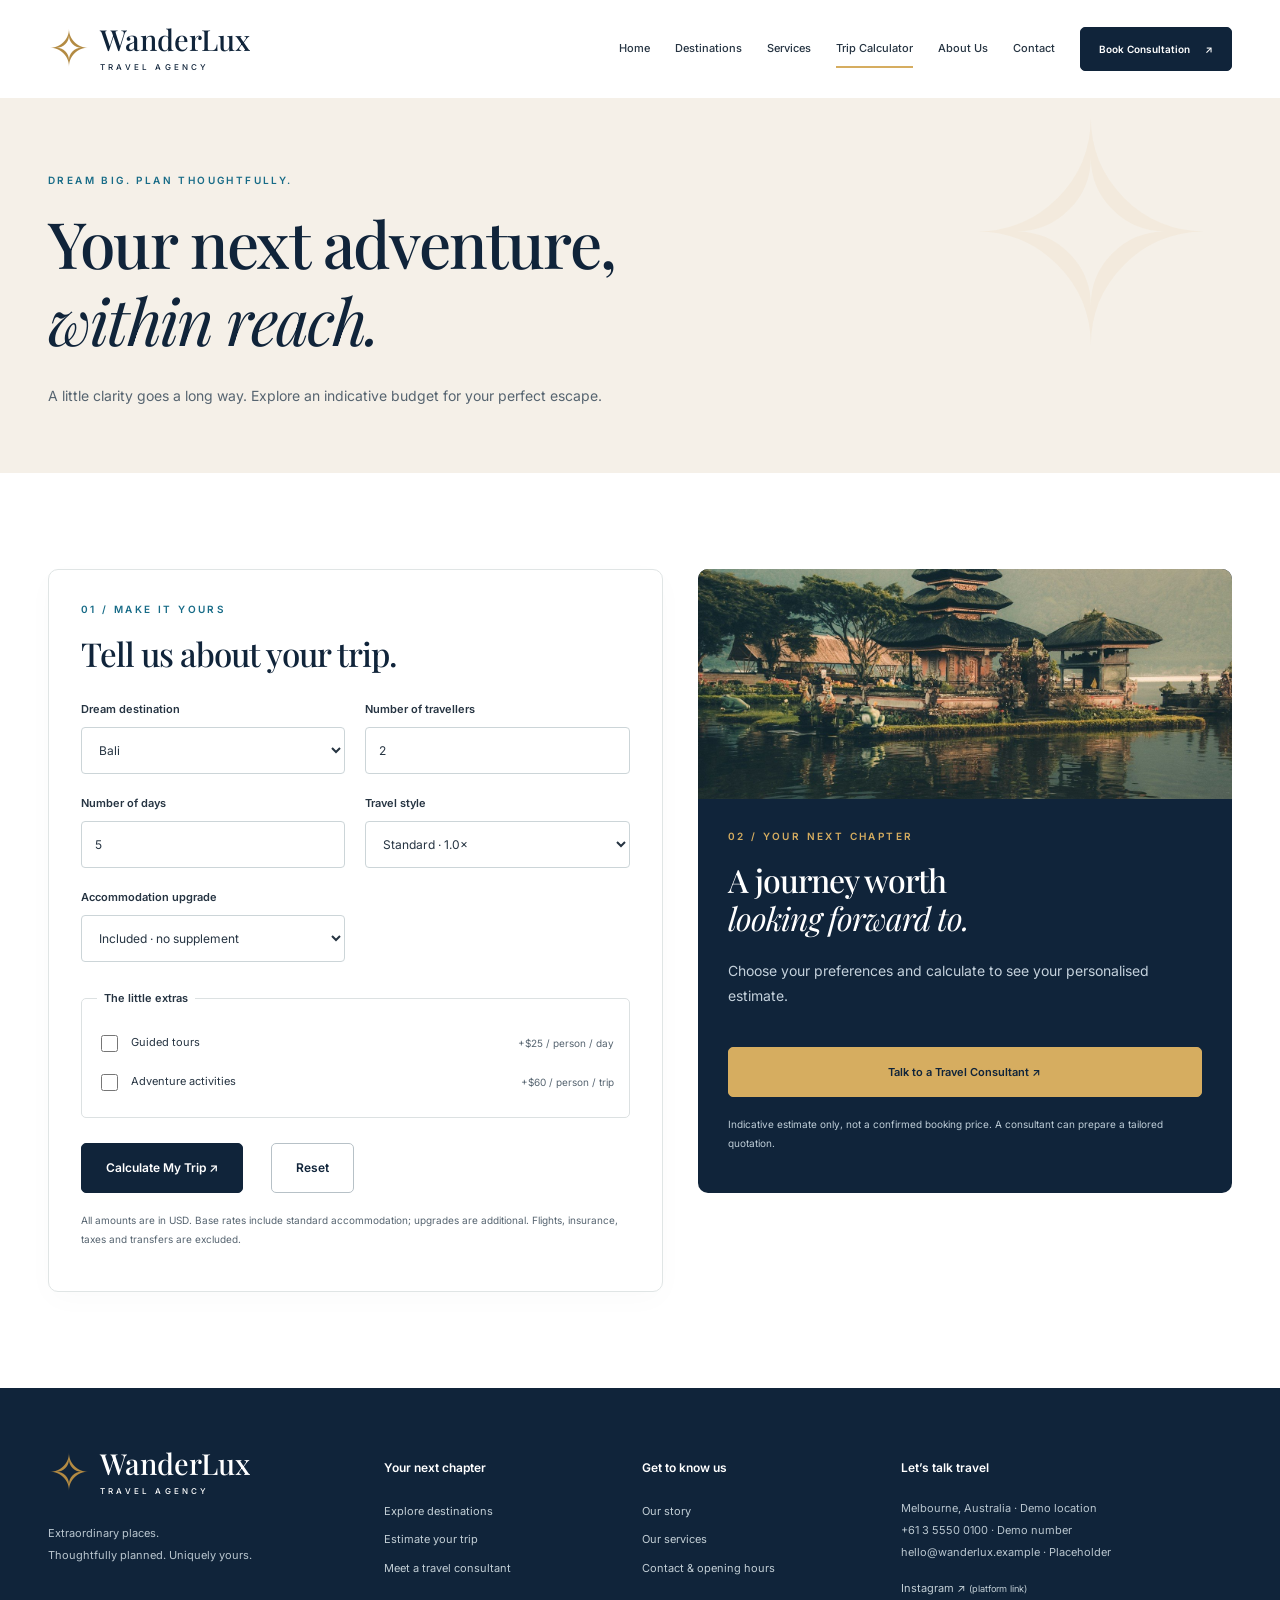
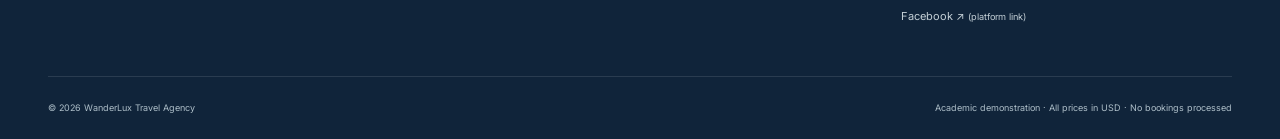
<file: calculator.html>
<!DOCTYPE html>
<html lang="en">
 <head>
  <meta charset="utf-8"/>
  <meta content="width=device-width, initial-scale=1" name="viewport"/>
  <title>
   Trip cost calculator | WanderLux Travel Agency
  </title>
  <meta content="Estimate your personalised travel budget with transparent destination rates, accommodation and activity costs." name="description"/>
  <meta content="Trip cost calculator | WanderLux" property="og:title"/>
  <meta content="Estimate your personalised travel budget with transparent destination rates, accommodation and activity costs." property="og:description"/>
  <meta content="website" property="og:type"/>
  <meta content="assets/images/destination-0.jpg" property="og:image"/>
  <meta content="#10243A" name="theme-color"/>
  <link href="assets/icons/compass.svg" rel="icon" type="image/svg+xml"/>
  <link href="https://fonts.googleapis.com" rel="preconnect"/>
  <link crossorigin="" href="https://fonts.gstatic.com" rel="preconnect"/>
  <link href="https://fonts.googleapis.com/css2?family=Inter:wght@400;500;600;700&amp;family=Playfair+Display:ital,wght@0,400;0,500;0,600;1,400;1,500&amp;display=swap" rel="stylesheet"/>
  <link href="https://cdnjs.cloudflare.com/ajax/libs/font-awesome/6.7.2/css/all.min.css" rel="stylesheet"/>
  <link href="css/style.css" rel="stylesheet"/>
  <script defer="" src="js/data.js">
  </script>
  <script defer="" src="js/main.js">
  </script>
  <script defer="" src="js/calculator.js">
  </script>
 </head>
 <body>
  <a class="skip-link" href="#main">
   Skip to content
  </a>
  <header class="site-header">
   <div class="container nav-shell">
    <a aria-label="WanderLux home" class="brand" href="index.html">
     <span class="brand-mark">
      ✧
     </span>
     <span>
      WanderLux
      <small>
       TRAVEL AGENCY
      </small>
     </span>
    </a>
    <button aria-controls="navigation" aria-expanded="false" aria-label="Open navigation" class="menu-toggle">
     ☰
    </button>
    <nav aria-label="Main navigation" id="navigation">
     <a href="index.html">
      Home
     </a>
     <a href="destinations.html">
      Destinations
     </a>
     <a href="destinations.html#services">
      Services
     </a>
     <a aria-current="page" href="calculator.html">
      Trip Calculator
     </a>
     <a href="about.html">
      About Us
     </a>
     <a href="contact.html">
      Contact
     </a>
     <a class="button button-small" href="appointment.html">
      Book Consultation
      <span aria-hidden="true">↗</span>
     </a>
    </nav>
   </div>
  </header>
  <main id="main">
   <section class="page-intro">
    <div class="container">
     <p class="eyebrow">
      DREAM BIG. PLAN THOUGHTFULLY.
     </p>
     <h1>
      Your next adventure,
      <br/>
      <em>
       within reach.
      </em>
     </h1>
     <p class="intro-text">
      A little clarity goes a long way. Explore an indicative budget for your perfect escape.
     </p>
    </div>
   </section>
   <section class="section container split calculator-layout">
    <form class="panel" id="calculator-form" novalidate="">
     <p class="eyebrow">
      01 / MAKE IT YOURS
     </p>
     <h2>
      Tell us about your trip.
     </h2>
     <div class="form-grid">
      <div class="field">
       <label for="destination">
        Dream destination
       </label>
       <select aria-describedby="destination-error" id="destination" name="destination">
        <option value="Bali">
         Bali
        </option>
        <option value="Paris">
         Paris
        </option>
        <option value="Maldives">
         Maldives
        </option>
        <option value="Switzerland">
         Switzerland
        </option>
        <option value="Dubai">
         Dubai
        </option>
        <option value="Japan">
         Japan
        </option>
       </select>
       <span class="field-error" id="destination-error"></span>
      </div>
      <div class="field">
       <label for="travellers">
        Number of travellers
       </label>
       <input aria-describedby="travellers-error" id="travellers" max="20" min="1" name="travellers" required="" step="1" type="number" value="2"/>
       <span class="field-error" id="travellers-error"></span>
      </div>
      <div class="field">
       <label for="days">
        Number of days
       </label>
       <input aria-describedby="days-error" id="days" max="30" min="1" name="days" required="" step="1" type="number" value="5"/>
       <span class="field-error" id="days-error"></span>
      </div>
      <div class="field">
       <label for="style">
        Travel style
       </label>
       <select aria-describedby="style-error" id="style" name="style">
        <option value="0.8">
         Budget · 0.8×
        </option>
        <option selected value="1">
         Standard · 1.0×
        </option>
        <option value="1.8">
         Luxury · 1.8×
        </option>
       </select>
       <span class="field-error" id="style-error"></span>
      </div>
      <div class="field">
       <label for="accommodation">
        Accommodation upgrade
       </label>
       <select aria-describedby="accommodation-error" id="accommodation" name="accommodation">
        <option value="0">
         Included · no supplement
        </option>
        <option value="35">
         Boutique · +$35/person/day
        </option>
        <option value="85">
         Premium · +$85/person/day
        </option>
       </select>
       <span class="field-error" id="accommodation-error"></span>
      </div>
     </div>
     <fieldset>
      <legend>
       The little extras
      </legend>
      <label class="check">
       <input id="guided" name="guided" type="checkbox"/>
       Guided tours
       <span>
        +$25 / person / day
       </span>
      </label>
      <label class="check">
       <input id="activities" name="activities" type="checkbox"/>
       Adventure activities
       <span>
        +$60 / person / trip
       </span>
      </label>
     </fieldset>
     <div class="button-row">
      <button class="button" type="submit">
       Calculate My Trip ↗
      </button>
      <button class="button secondary" type="reset">
       Reset
      </button>
     </div>
     <p class="fine-print">
      All amounts are in USD. Base rates include standard accommodation; upgrades are additional. Flights, insurance, taxes and transfers are excluded.
     </p>
    </form>
    <aside aria-label="Trip estimate" class="estimate-panel">
     <img alt="Bali tropical escape" id="estimate-image" src="assets/images/destination-0.jpg"/>
     <div class="estimate-content">
      <p class="eyebrow">
       02 / YOUR NEXT CHAPTER
      </p>
      <h2>
       A journey worth
       <br/>
       <em>
        looking forward to.
       </em>
      </h2>
      <div aria-live="polite" id="calculator-result" role="status">
       <p>
        Choose your preferences and calculate to see your personalised estimate.
       </p>
      </div>
      <a class="button gold" href="appointment.html" id="estimate-enquiry">
       Talk to a Travel Consultant ↗
      </a>
      <p class="fine-print">
       Indicative estimate only, not a confirmed booking price. A consultant can prepare a tailored quotation.
      </p>
     </div>
    </aside>
   </section>
  </main>
  <footer>
   <div class="container footer-grid">
    <div>
     <a class="brand" href="index.html">
      <span class="brand-mark">
       ✧
      </span>
      <span>
       WanderLux
       <small>
        TRAVEL AGENCY
       </small>
      </span>
     </a>
     <p>
      Extraordinary places.
      <br/>
      Thoughtfully planned. Uniquely yours.
     </p>
    </div>
    <div>
     <h3>
      Your next chapter
     </h3>
     <a href="destinations.html">
      Explore destinations
     </a>
     <a href="calculator.html">
      Estimate your trip
     </a>
     <a href="appointment.html">
      Meet a travel consultant
     </a>
    </div>
    <div>
     <h3>
      Get to know us
     </h3>
     <a href="about.html">
      Our story
     </a>
     <a href="destinations.html#services">
      Our services
     </a>
     <a href="contact.html">
      Contact &amp; opening hours
     </a>
    </div>
    <div>
     <h3>
      Let’s talk travel
     </h3>
     <p>
      Melbourne, Australia · Demo location
      <br/>
      +61 3 5550 0100 · Demo number
      <br/>
      hello@wanderlux.example · Placeholder
     </p>
     <a href="https://www.instagram.com/" rel="noopener" target="_blank">
      Instagram ↗
      <small>
       (platform link)
      </small>
     </a>
     <a href="https://www.facebook.com/" rel="noopener" target="_blank">
      Facebook ↗
      <small>
       (platform link)
      </small>
     </a>
    </div>
   </div>
   <div class="container footer-bottom">
    <span>
     ©
     <span data-year="">
      2026
     </span>
     WanderLux Travel Agency
    </span>
    <span>
     Academic demonstration · All prices in USD · No bookings processed
    </span>
   </div>
  </footer>
 </body>
</html>
</file>
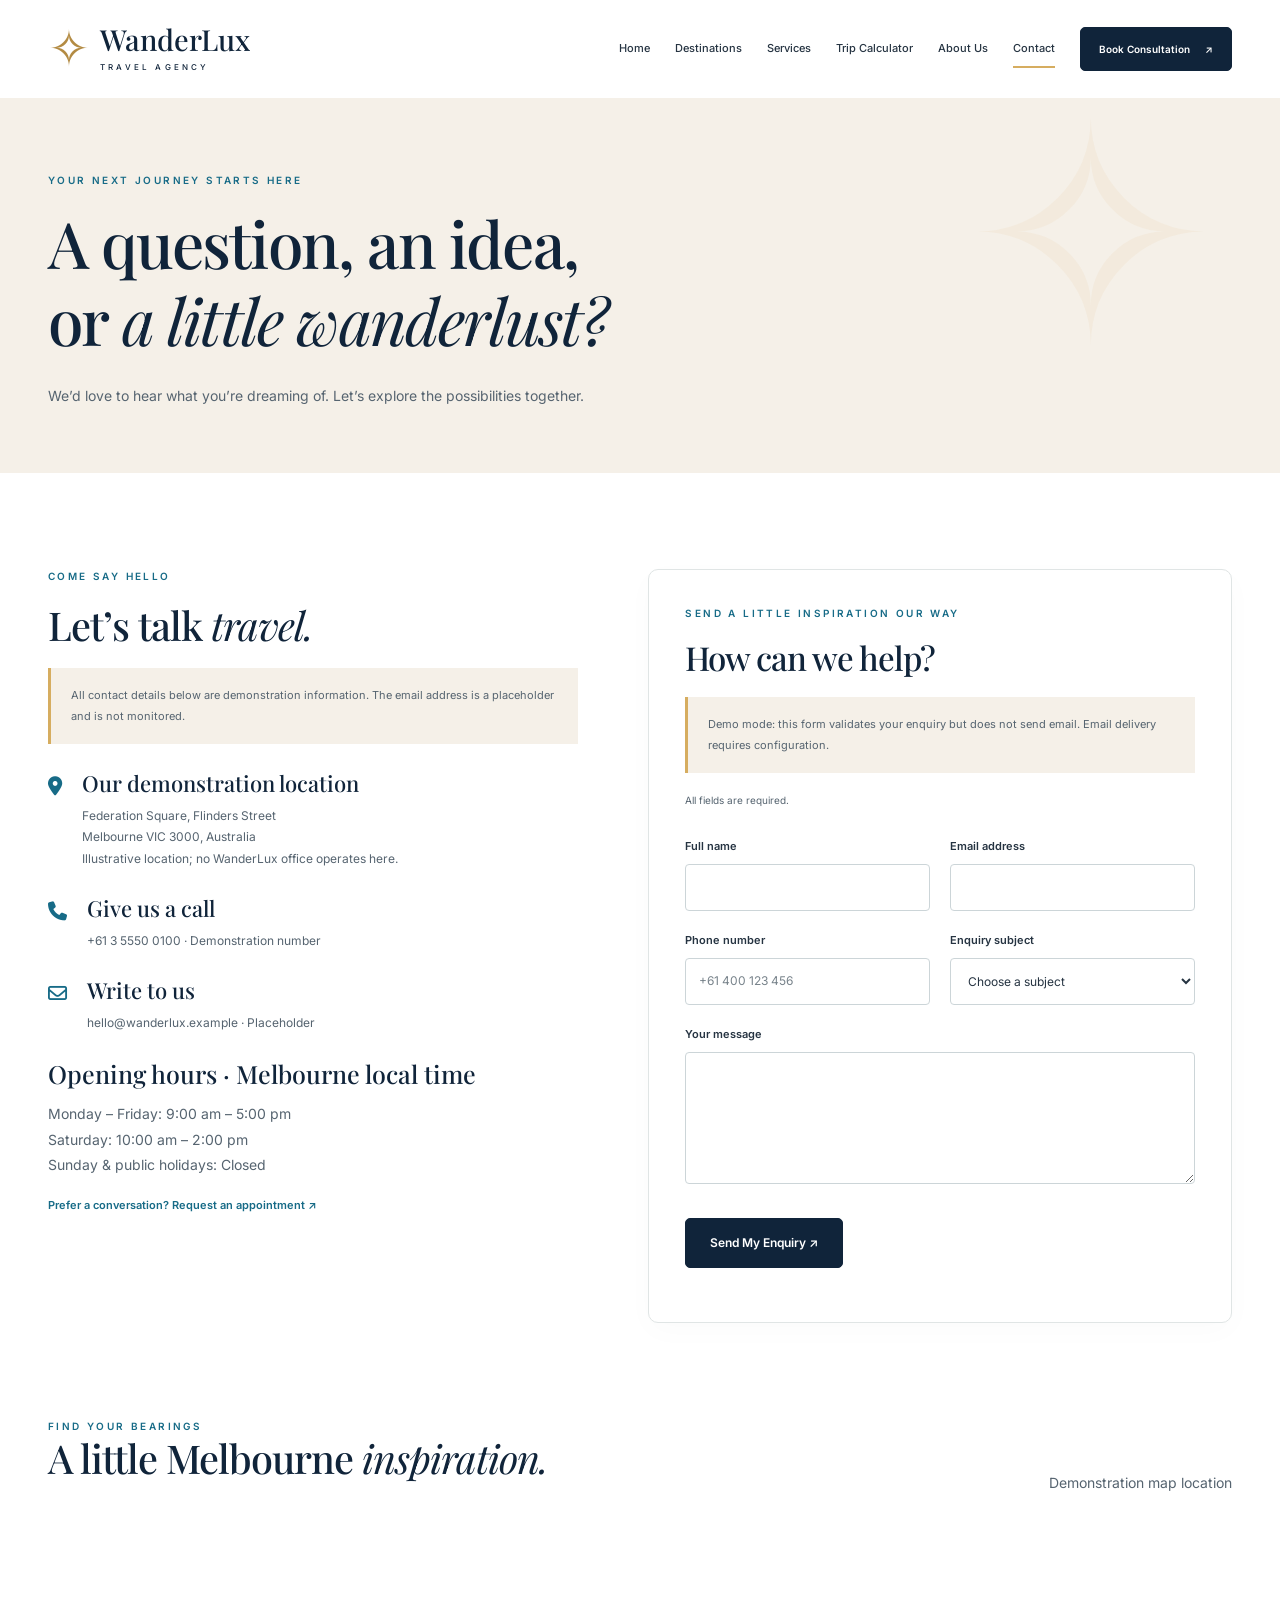
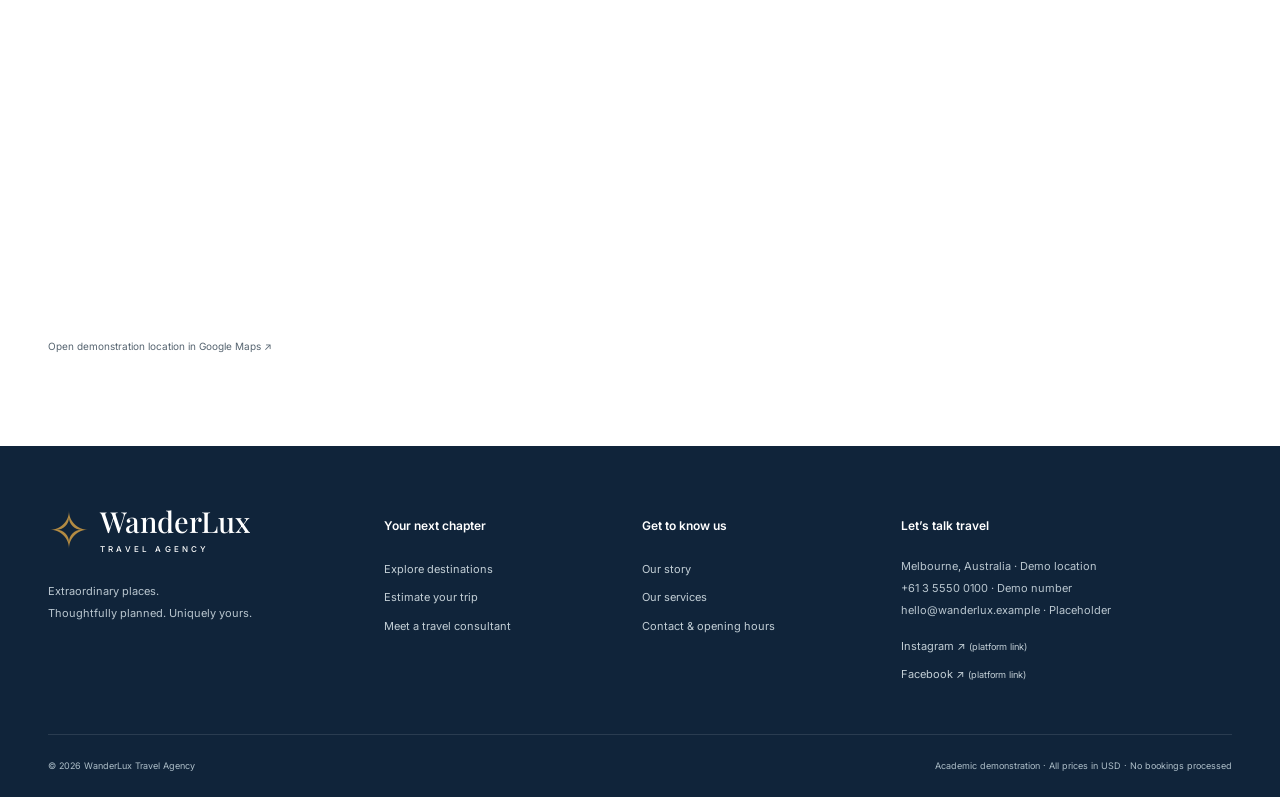
<file: contact.html>
<!DOCTYPE html>
<html lang="en">
 <head>
  <meta charset="utf-8"/>
  <meta content="width=device-width, initial-scale=1" name="viewport"/>
  <title>
   Contact &amp; enquiries | WanderLux Travel Agency
  </title>
  <meta content="Get in touch with WanderLux, explore our demonstration office details and send a travel enquiry when email is configured." name="description"/>
  <meta content="Contact &amp; enquiries | WanderLux" property="og:title"/>
  <meta content="Get in touch with WanderLux, explore our demonstration office details and send a travel enquiry when email is configured." property="og:description"/>
  <meta content="website" property="og:type"/>
  <meta content="assets/images/destination-0.jpg" property="og:image"/>
  <meta content="#10243A" name="theme-color"/>
  <link href="assets/icons/compass.svg" rel="icon" type="image/svg+xml"/>
  <link href="https://fonts.googleapis.com" rel="preconnect"/>
  <link crossorigin="" href="https://fonts.gstatic.com" rel="preconnect"/>
  <link href="https://fonts.googleapis.com/css2?family=Inter:wght@400;500;600;700&amp;family=Playfair+Display:ital,wght@0,400;0,500;0,600;1,400;1,500&amp;display=swap" rel="stylesheet"/>
  <link href="https://cdnjs.cloudflare.com/ajax/libs/font-awesome/6.7.2/css/all.min.css" rel="stylesheet"/>
  <link href="css/style.css" rel="stylesheet"/>
  <script defer="" src="js/data.js">
  </script>
  <script defer="" src="js/main.js">
  </script>
  <script defer="" src="js/config.js">
  </script>
  <script defer="" src="js/forms.js">
  </script>
 </head>
 <body>
  <a class="skip-link" href="#main">
   Skip to content
  </a>
  <header class="site-header">
   <div class="container nav-shell">
    <a aria-label="WanderLux home" class="brand" href="index.html">
     <span class="brand-mark">
      ✧
     </span>
     <span>
      WanderLux
      <small>
       TRAVEL AGENCY
      </small>
     </span>
    </a>
    <button aria-controls="navigation" aria-expanded="false" aria-label="Open navigation" class="menu-toggle">
     ☰
    </button>
    <nav aria-label="Main navigation" id="navigation">
     <a href="index.html">
      Home
     </a>
     <a href="destinations.html">
      Destinations
     </a>
     <a href="destinations.html#services">
      Services
     </a>
     <a href="calculator.html">
      Trip Calculator
     </a>
     <a href="about.html">
      About Us
     </a>
     <a aria-current="page" href="contact.html">
      Contact
     </a>
     <a class="button button-small" href="appointment.html">
      Book Consultation
      <span aria-hidden="true">↗</span>
     </a>
    </nav>
   </div>
  </header>
  <main id="main">
   <section class="page-intro">
    <div class="container">
     <p class="eyebrow">
      YOUR NEXT JOURNEY STARTS HERE
     </p>
     <h1>
      A question, an idea,
      <br/>
      or
      <em>
       a little wanderlust?
      </em>
     </h1>
     <p class="intro-text">
      We’d love to hear what you’re dreaming of. Let’s explore the possibilities together.
     </p>
    </div>
   </section>
   <section class="section container split">
    <aside>
     <p class="eyebrow">
      COME SAY HELLO
     </p>
     <h2>
      Let’s talk
      <em>
       travel.
      </em>
     </h2>
     <p class="notice">
      All contact details below are demonstration information. The email address is a placeholder and is not monitored.
     </p>
     <div class="contact-detail">
      <i aria-hidden="true" class="fa-solid fa-location-dot">
      </i>
      <div>
       <h3>
        Our demonstration location
       </h3>
       <p>
        Federation Square, Flinders Street
        <br/>
        Melbourne VIC 3000, Australia
        <br/>
        Illustrative location; no WanderLux office operates here.
       </p>
      </div>
     </div>
     <div class="contact-detail">
      <i aria-hidden="true" class="fa-solid fa-phone">
      </i>
      <div>
       <h3>
        Give us a call
       </h3>
       <p>
        +61 3 5550 0100 · Demonstration number
       </p>
      </div>
     </div>
     <div class="contact-detail">
      <i aria-hidden="true" class="fa-regular fa-envelope">
      </i>
      <div>
       <h3>
        Write to us
       </h3>
       <p>
        hello@wanderlux.example · Placeholder
       </p>
      </div>
     </div>
     <h3>
      Opening hours · Melbourne local time
     </h3>
     <p>
      Monday – Friday: 9:00 am – 5:00 pm
      <br/>
      Saturday: 10:00 am – 2:00 pm
      <br/>
      Sunday &amp; public holidays: Closed
     </p>
     <a class="inline-link" href="appointment.html">
      Prefer a conversation? Request an appointment ↗
     </a>
    </aside>
    <form class="panel" id="contact-form" novalidate="">
     <p class="eyebrow">
      SEND A LITTLE INSPIRATION OUR WAY
     </p>
     <h2>
      How can we help?
     </h2>
     <p class="notice" id="contact-mode">
      Demo mode: this form validates your enquiry but does not send email. Email delivery requires configuration.
     </p>
     <p class="fine-print">
      All fields are required.
     </p>
     <div class="form-grid">
      <div class="field">
       <label for="name">
        Full name
       </label>
       <input aria-describedby="name-error" autocomplete="name" id="name" maxlength="100" name="name" required="" type="text"/>
       <span class="field-error" id="name-error"></span>
      </div>
      <div class="field">
       <label for="email">
        Email address
       </label>
       <input aria-describedby="email-error" autocomplete="email" id="email" maxlength="254" name="email" required="" type="email"/>
       <span class="field-error" id="email-error"></span>
      </div>
      <div class="field">
       <label for="phone">
        Phone number
       </label>
       <input aria-describedby="phone-error" autocomplete="tel" id="phone" maxlength="30" name="phone" placeholder="+61 400 123 456" required="" type="tel"/>
       <span class="field-error" id="phone-error"></span>
      </div>
      <div class="field">
       <label for="subject">
        Enquiry subject
       </label>
       <select aria-describedby="subject-error" id="subject" name="subject" required="">
        <option value="">
         Choose a subject
        </option>
        <option value="Holiday planning">
         Holiday planning
        </option>
        <option value="Package enquiry">
         Package enquiry
        </option>
        <option value="Travel advice">
         Travel advice
        </option>
        <option value="Other">
         Other
        </option>
       </select>
       <span class="field-error" id="subject-error"></span>
      </div>
      <div class="field full">
       <label for="message">
        Your message
       </label>
       <textarea aria-describedby="message-error" id="message" maxlength="3000" name="message" required="" rows="5"></textarea>
       <span class="field-error" id="message-error"></span>
      </div>
     </div>
     <button class="button" type="submit">
      Send My Enquiry ↗
     </button>
     <p class="form-status" role="status"></p>
    </form>
   </section>
   <section class="map-section container">
    <div class="section-heading">
     <div>
      <p class="eyebrow">
       FIND YOUR BEARINGS
      </p>
      <h2>
       A little Melbourne
       <em>
        inspiration.
       </em>
      </h2>
     </div>
     <p>
      Demonstration map location
     </p>
    </div>
    <iframe allowfullscreen="" loading="lazy" referrerpolicy="no-referrer-when-downgrade" src="https://maps.google.com/maps?q=Federation%20Square%20Melbourne&amp;output=embed" title="Demonstration location: Federation Square, Melbourne">
    </iframe>
    <p class="fine-print">
     <a href="https://maps.google.com/?q=Federation+Square+Melbourne" rel="noopener" target="_blank">
      Open demonstration location in Google Maps ↗
     </a>
    </p>
   </section>
  </main>
  <footer>
   <div class="container footer-grid">
    <div>
     <a class="brand" href="index.html">
      <span class="brand-mark">
       ✧
      </span>
      <span>
       WanderLux
       <small>
        TRAVEL AGENCY
       </small>
      </span>
     </a>
     <p>
      Extraordinary places.
      <br/>
      Thoughtfully planned. Uniquely yours.
     </p>
    </div>
    <div>
     <h3>
      Your next chapter
     </h3>
     <a href="destinations.html">
      Explore destinations
     </a>
     <a href="calculator.html">
      Estimate your trip
     </a>
     <a href="appointment.html">
      Meet a travel consultant
     </a>
    </div>
    <div>
     <h3>
      Get to know us
     </h3>
     <a href="about.html">
      Our story
     </a>
     <a href="destinations.html#services">
      Our services
     </a>
     <a href="contact.html">
      Contact &amp; opening hours
     </a>
    </div>
    <div>
     <h3>
      Let’s talk travel
     </h3>
     <p>
      Melbourne, Australia · Demo location
      <br/>
      +61 3 5550 0100 · Demo number
      <br/>
      hello@wanderlux.example · Placeholder
     </p>
     <a href="https://www.instagram.com/" rel="noopener" target="_blank">
      Instagram ↗
      <small>
       (platform link)
      </small>
     </a>
     <a href="https://www.facebook.com/" rel="noopener" target="_blank">
      Facebook ↗
      <small>
       (platform link)
      </small>
     </a>
    </div>
   </div>
   <div class="container footer-bottom">
    <span>
     ©
     <span data-year="">
      2026
     </span>
     WanderLux Travel Agency
    </span>
    <span>
     Academic demonstration · All prices in USD · No bookings processed
    </span>
   </div>
  </footer>
 </body>
</html>
</file>
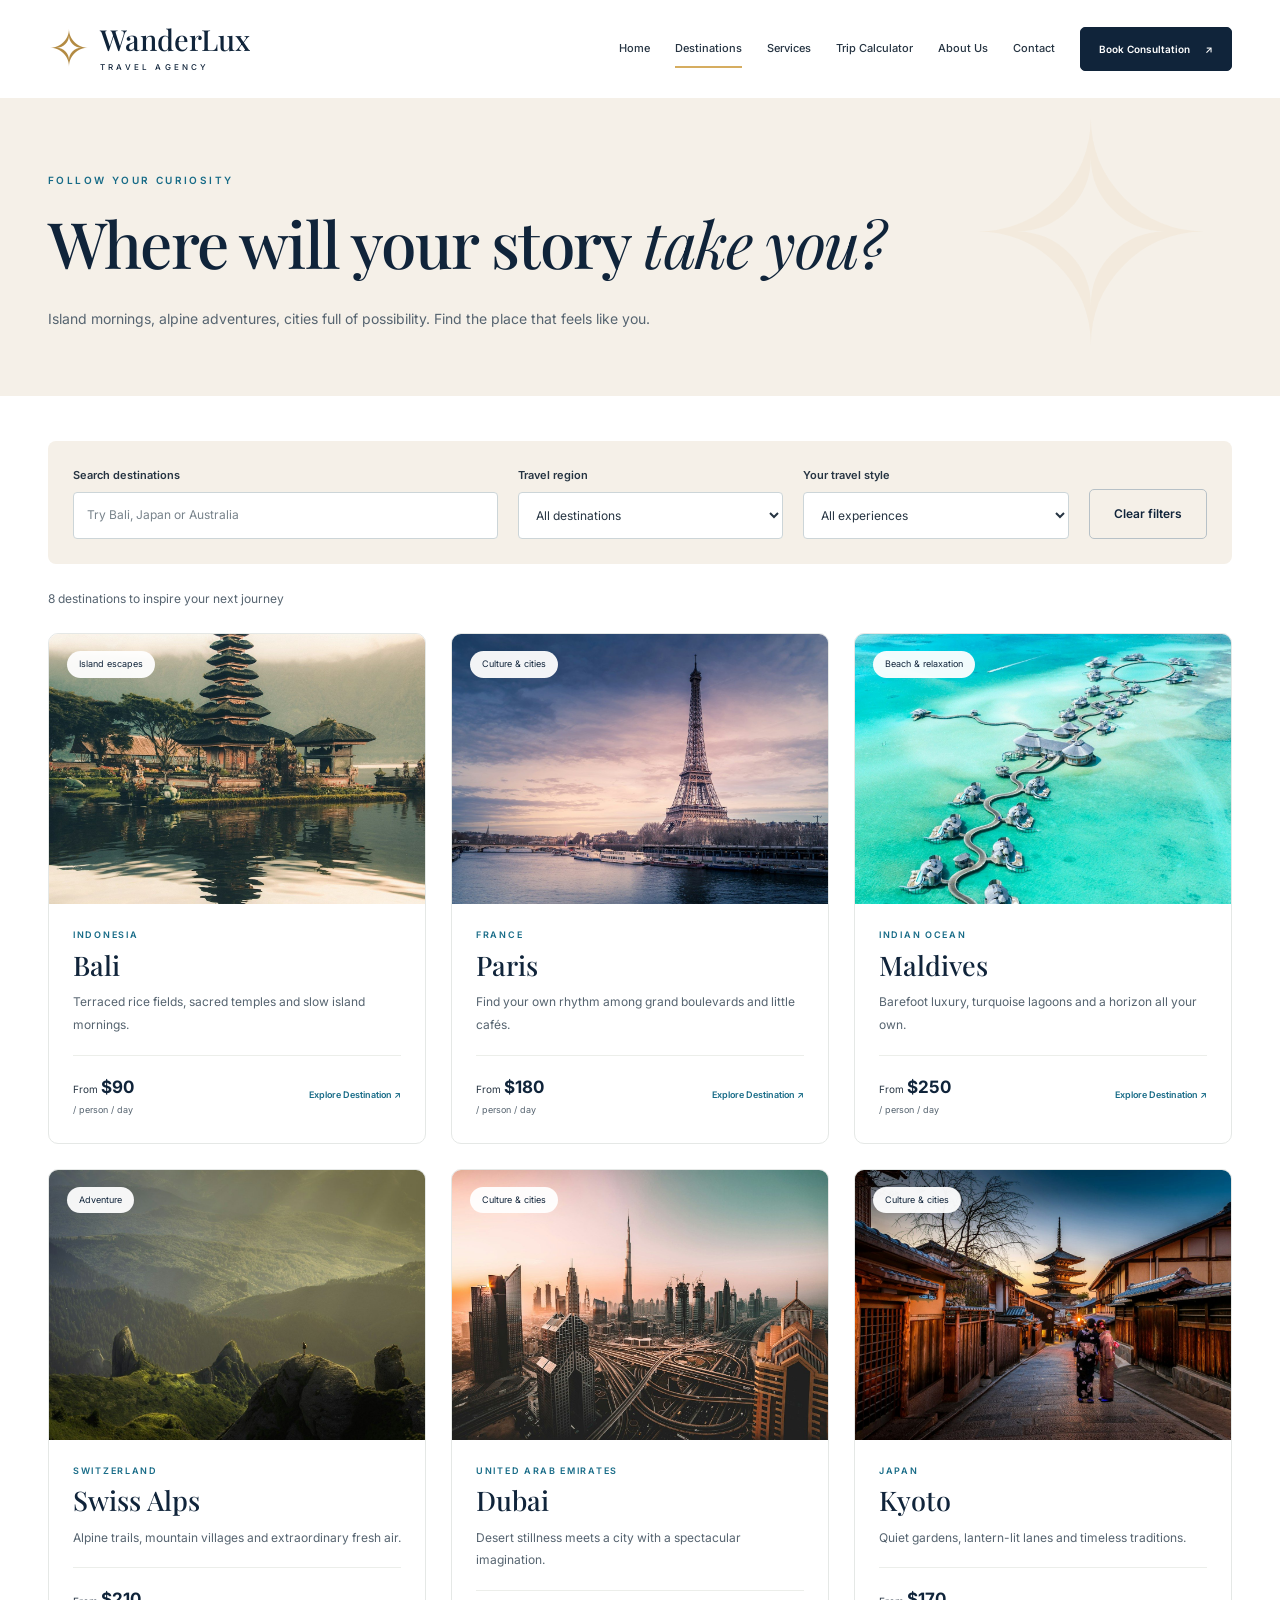
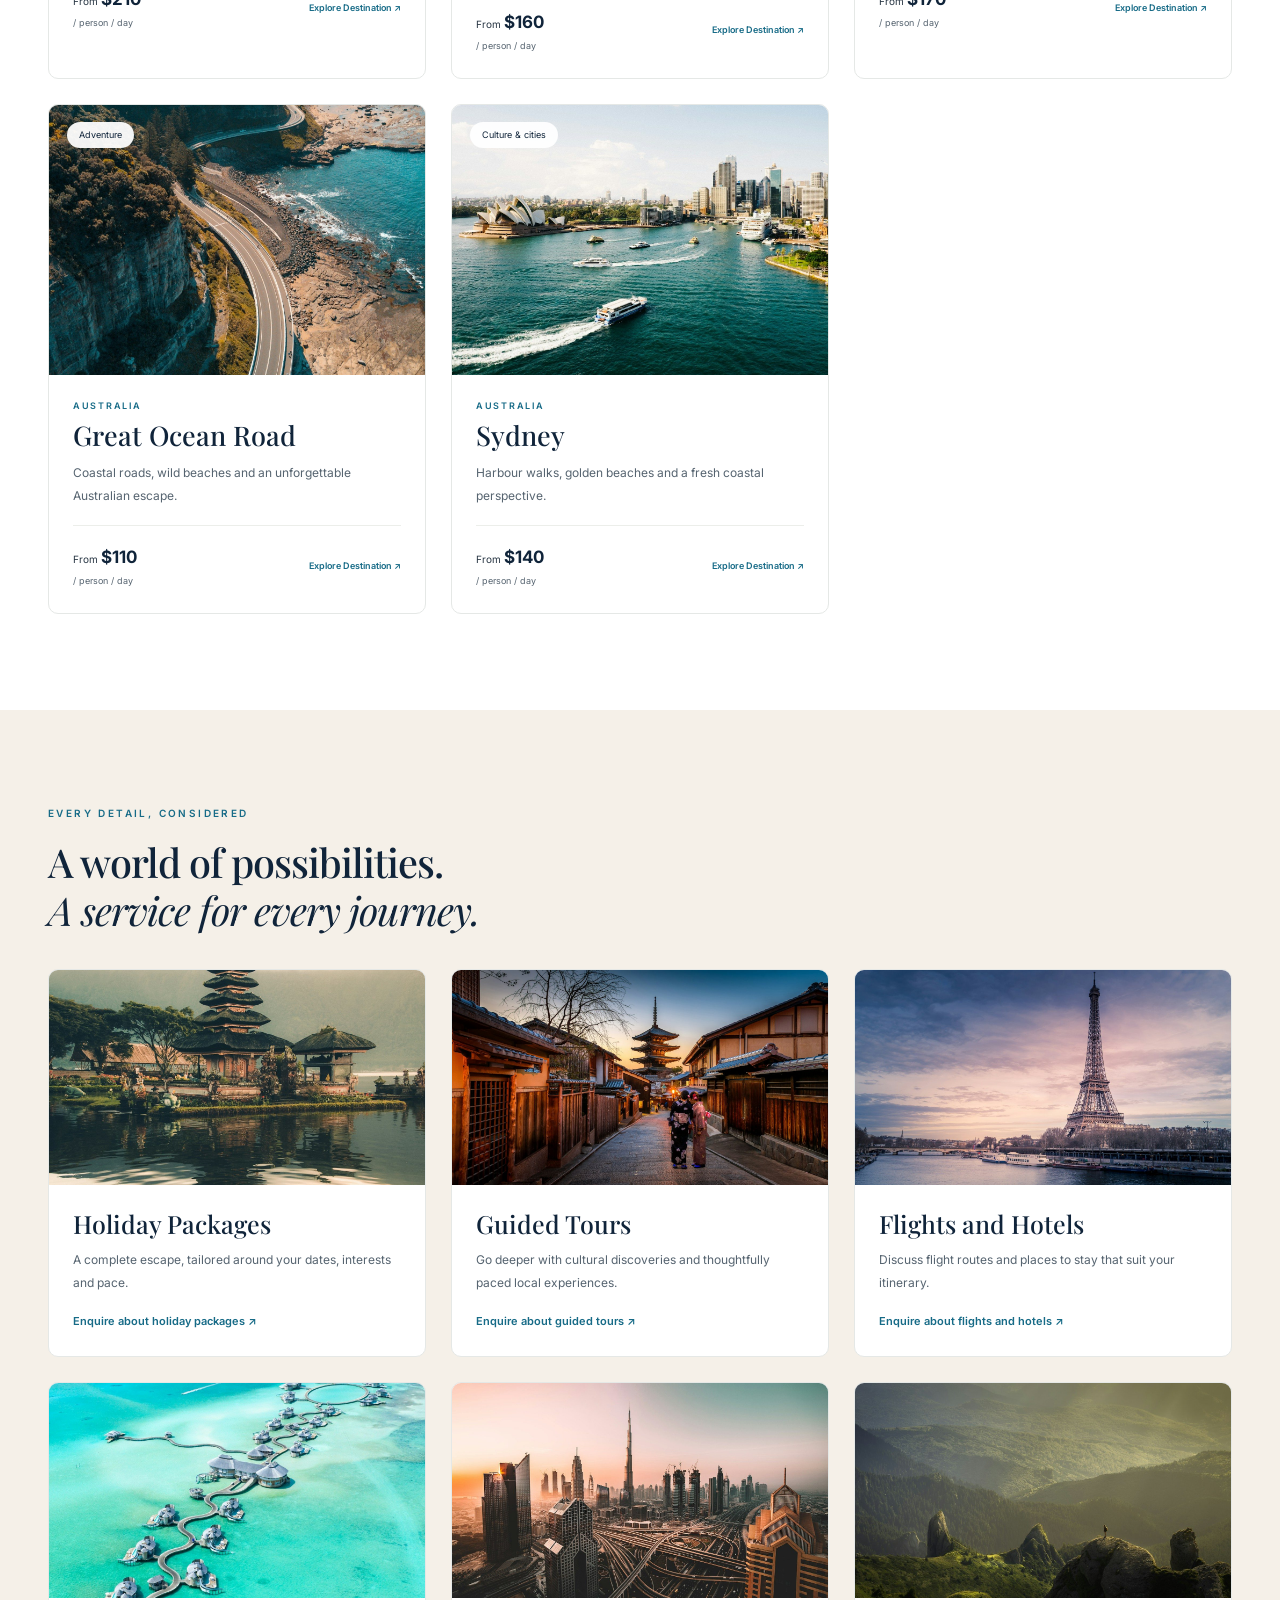
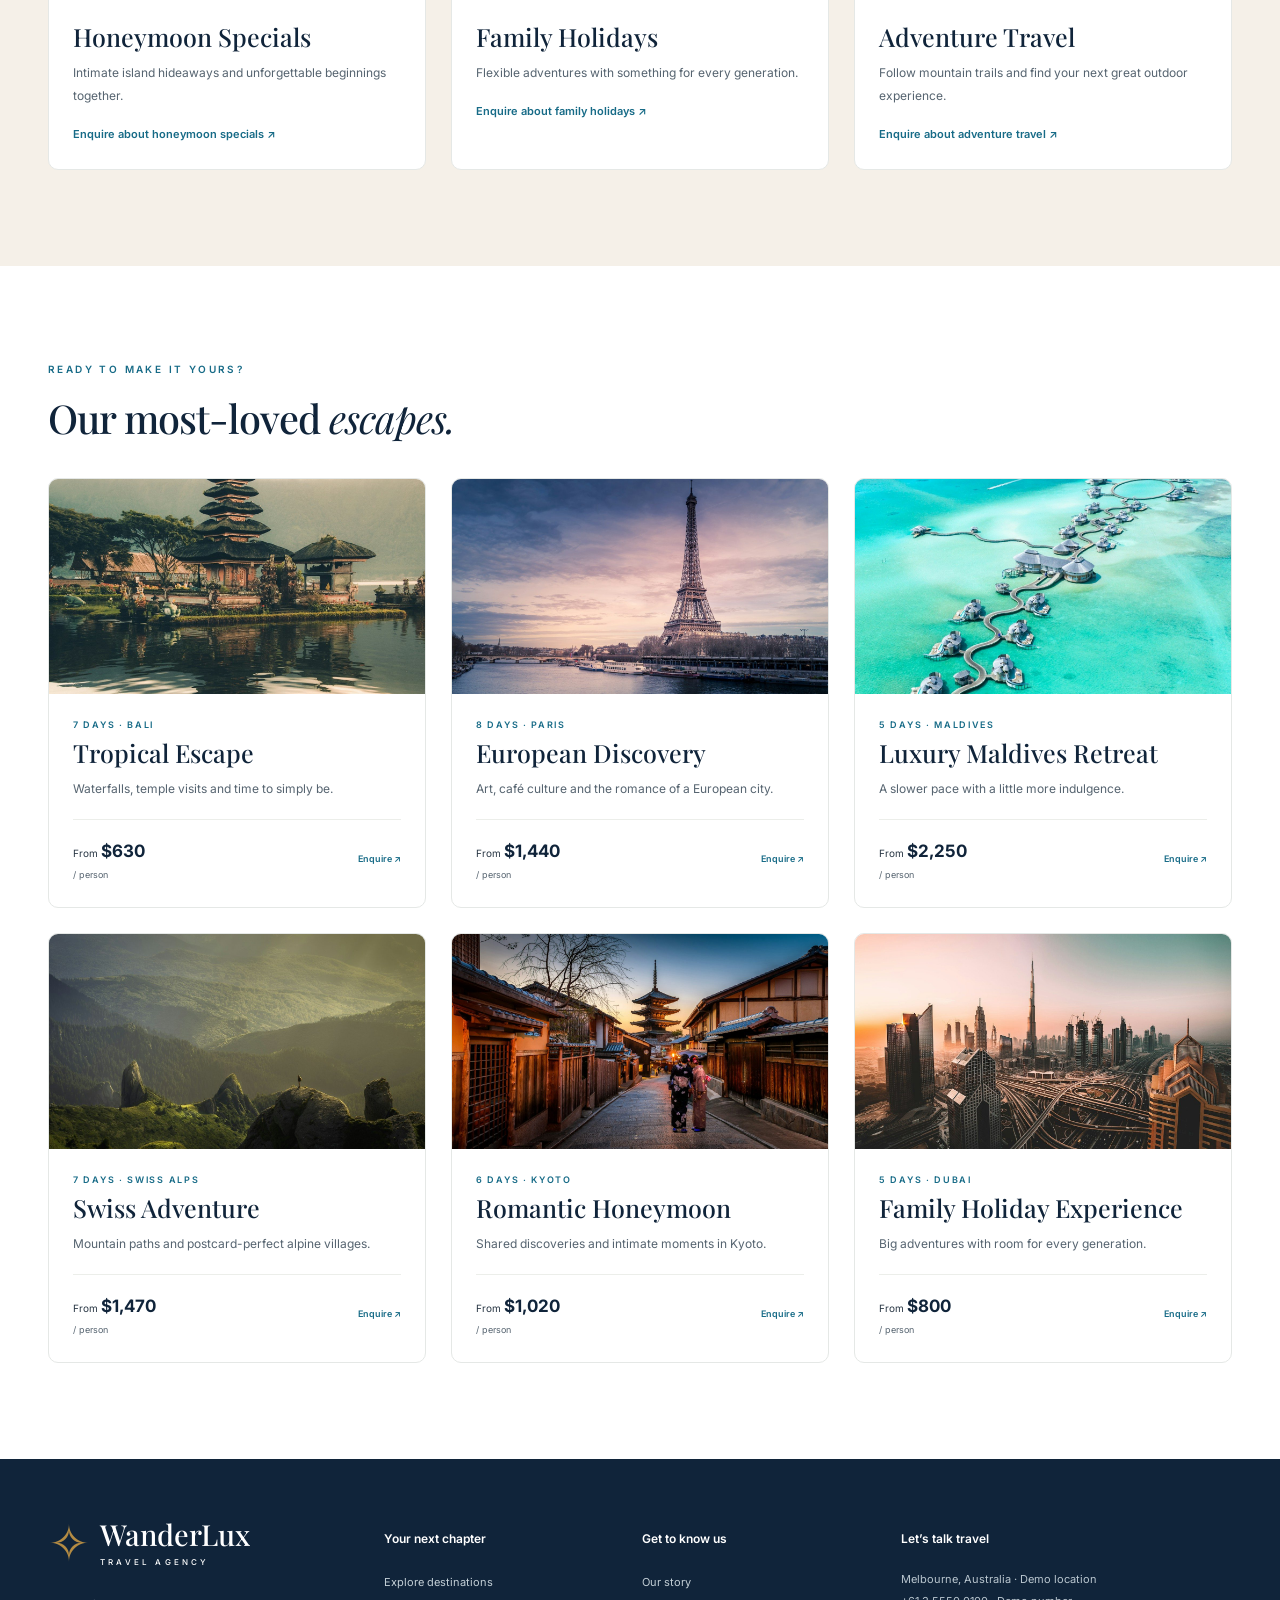
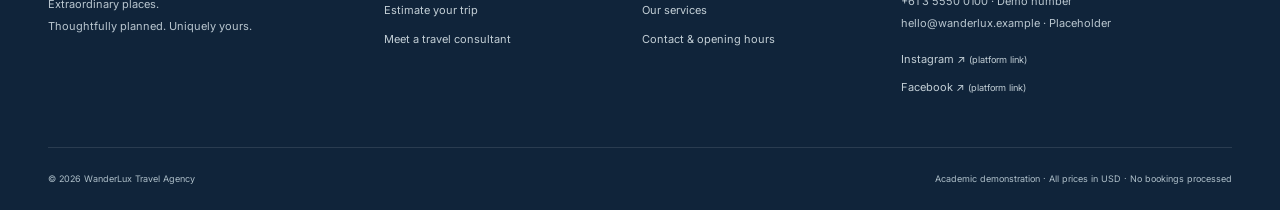
<file: destinations.html>
<!DOCTYPE html>
<html lang="en">
 <head>
  <meta charset="utf-8"/>
  <meta content="width=device-width, initial-scale=1" name="viewport"/>
  <title>
   Explore destinations &amp; services | WanderLux Travel Agency
  </title>
  <meta content="Find your next escape with searchable domestic and international destinations and personalised travel services." name="description"/>
  <meta content="Explore destinations &amp; services | WanderLux" property="og:title"/>
  <meta content="Find your next escape with searchable domestic and international destinations and personalised travel services." property="og:description"/>
  <meta content="website" property="og:type"/>
  <meta content="assets/images/destination-0.jpg" property="og:image"/>
  <meta content="#10243A" name="theme-color"/>
  <link href="assets/icons/compass.svg" rel="icon" type="image/svg+xml"/>
  <link href="https://fonts.googleapis.com" rel="preconnect"/>
  <link crossorigin="" href="https://fonts.gstatic.com" rel="preconnect"/>
  <link href="https://fonts.googleapis.com/css2?family=Inter:wght@400;500;600;700&amp;family=Playfair+Display:ital,wght@0,400;0,500;0,600;1,400;1,500&amp;display=swap" rel="stylesheet"/>
  <link href="https://cdnjs.cloudflare.com/ajax/libs/font-awesome/6.7.2/css/all.min.css" rel="stylesheet"/>
  <link href="css/style.css" rel="stylesheet"/>
  <script defer="" src="js/data.js">
  </script>
  <script defer="" src="js/main.js">
  </script>
  <script defer="" src="js/destinations.js">
  </script>
 </head>
 <body>
  <a class="skip-link" href="#main">
   Skip to content
  </a>
  <header class="site-header">
   <div class="container nav-shell">
    <a aria-label="WanderLux home" class="brand" href="index.html">
     <span class="brand-mark">
      ✧
     </span>
     <span>
      WanderLux
      <small>
       TRAVEL AGENCY
      </small>
     </span>
    </a>
    <button aria-controls="navigation" aria-expanded="false" aria-label="Open navigation" class="menu-toggle">
     ☰
    </button>
    <nav aria-label="Main navigation" id="navigation">
     <a href="index.html">
      Home
     </a>
     <a aria-current="page" href="destinations.html">
      Destinations
     </a>
     <a href="destinations.html#services">
      Services
     </a>
     <a href="calculator.html">
      Trip Calculator
     </a>
     <a href="about.html">
      About Us
     </a>
     <a href="contact.html">
      Contact
     </a>
     <a class="button button-small" href="appointment.html">
      Book Consultation
      <span aria-hidden="true">↗</span>
     </a>
    </nav>
   </div>
  </header>
  <main id="main">
   <section class="page-intro">
    <div class="container">
     <p class="eyebrow">
      FOLLOW YOUR CURIOSITY
     </p>
     <h1>
      Where will your story
      <em>
       take you?
      </em>
     </h1>
     <p class="intro-text">
      Island mornings, alpine adventures, cities full of possibility. Find the place that feels like you.
     </p>
    </div>
   </section>
   <section class="container section compact">
    <form class="filter-bar" id="destination-filter" role="search">
     <div>
      <label for="destination-search">
       Search destinations
      </label>
      <input id="destination-search" placeholder="Try Bali, Japan or Australia" type="search"/>
     </div>
     <div>
      <label for="region-filter">
       Travel region
      </label>
      <select id="region-filter">
       <option value="">
        All destinations
       </option>
       <option>
        Domestic
       </option>
       <option>
        International
       </option>
      </select>
     </div>
     <div>
      <label for="category-filter">
       Your travel style
      </label>
      <select id="category-filter">
       <option value="">
        All experiences
       </option>
       <option>
        Island escapes
       </option>
       <option>
        Beach &amp; relaxation
       </option>
       <option>
        Culture &amp; cities
       </option>
       <option>
        Adventure
       </option>
      </select>
     </div>
     <button class="button secondary" type="reset">
      Clear filters
     </button>
    </form>
    <p id="result-count" role="status">
    </p>
    <div class="grid three" id="destination-grid">
     <article class="destination-card reveal">
      <a class="image-link" href="appointment.html?destination=Bali">
       <img alt="Bali, Indonesia travel landscape" loading="lazy" src="assets/images/destination-0.jpg"/>
       <span class="card-tag">
        Island escapes
       </span>
      </a>
      <div class="card-body">
       <p class="eyebrow">
        Indonesia
       </p>
       <h3>
        Bali
       </h3>
       <p>
        Terraced rice fields, sacred temples and slow island mornings.
       </p>
       <div class="card-bottom">
        <span>
         From
         <strong>
          $90
         </strong>
         <small>
          / person / day
         </small>
        </span>
        <a aria-label="Explore Bali" href="appointment.html?destination=Bali">
         Explore Destination ↗
        </a>
       </div>
      </div>
     </article>
     <article class="destination-card reveal">
      <a class="image-link" href="appointment.html?destination=Paris">
       <img alt="Paris, France travel landscape" loading="lazy" src="assets/images/destination-1.jpg"/>
       <span class="card-tag">
        Culture &amp; cities
       </span>
      </a>
      <div class="card-body">
       <p class="eyebrow">
        France
       </p>
       <h3>
        Paris
       </h3>
       <p>
        Find your own rhythm among grand boulevards and little cafés.
       </p>
       <div class="card-bottom">
        <span>
         From
         <strong>
          $180
         </strong>
         <small>
          / person / day
         </small>
        </span>
        <a aria-label="Explore Paris" href="appointment.html?destination=Paris">
         Explore Destination ↗
        </a>
       </div>
      </div>
     </article>
     <article class="destination-card reveal">
      <a class="image-link" href="appointment.html?destination=Maldives">
       <img alt="Maldives, Indian Ocean travel landscape" loading="lazy" src="assets/images/destination-2.jpg"/>
       <span class="card-tag">
        Beach &amp; relaxation
       </span>
      </a>
      <div class="card-body">
       <p class="eyebrow">
        Indian Ocean
       </p>
       <h3>
        Maldives
       </h3>
       <p>
        Barefoot luxury, turquoise lagoons and a horizon all your own.
       </p>
       <div class="card-bottom">
        <span>
         From
         <strong>
          $250
         </strong>
         <small>
          / person / day
         </small>
        </span>
        <a aria-label="Explore Maldives" href="appointment.html?destination=Maldives">
         Explore Destination ↗
        </a>
       </div>
      </div>
     </article>
     <article class="destination-card reveal">
      <a class="image-link" href="appointment.html?destination=Swiss Alps">
       <img alt="Swiss Alps, Switzerland travel landscape" loading="lazy" src="assets/images/destination-3.jpg"/>
       <span class="card-tag">
        Adventure
       </span>
      </a>
      <div class="card-body">
       <p class="eyebrow">
        Switzerland
       </p>
       <h3>
        Swiss Alps
       </h3>
       <p>
        Alpine trails, mountain villages and extraordinary fresh air.
       </p>
       <div class="card-bottom">
        <span>
         From
         <strong>
          $210
         </strong>
         <small>
          / person / day
         </small>
        </span>
        <a aria-label="Explore Swiss Alps" href="appointment.html?destination=Swiss Alps">
         Explore Destination ↗
        </a>
       </div>
      </div>
     </article>
     <article class="destination-card reveal">
      <a class="image-link" href="appointment.html?destination=Dubai">
       <img alt="Dubai, United Arab Emirates travel landscape" loading="lazy" src="assets/images/destination-4.jpg"/>
       <span class="card-tag">
        Culture &amp; cities
       </span>
      </a>
      <div class="card-body">
       <p class="eyebrow">
        United Arab Emirates
       </p>
       <h3>
        Dubai
       </h3>
       <p>
        Desert stillness meets a city with a spectacular imagination.
       </p>
       <div class="card-bottom">
        <span>
         From
         <strong>
          $160
         </strong>
         <small>
          / person / day
         </small>
        </span>
        <a aria-label="Explore Dubai" href="appointment.html?destination=Dubai">
         Explore Destination ↗
        </a>
       </div>
      </div>
     </article>
     <article class="destination-card reveal">
      <a class="image-link" href="appointment.html?destination=Kyoto">
       <img alt="Kyoto, Japan travel landscape" loading="lazy" src="assets/images/destination-5.jpg"/>
       <span class="card-tag">
        Culture &amp; cities
       </span>
      </a>
      <div class="card-body">
       <p class="eyebrow">
        Japan
       </p>
       <h3>
        Kyoto
       </h3>
       <p>
        Quiet gardens, lantern-lit lanes and timeless traditions.
       </p>
       <div class="card-bottom">
        <span>
         From
         <strong>
          $170
         </strong>
         <small>
          / person / day
         </small>
        </span>
        <a aria-label="Explore Kyoto" href="appointment.html?destination=Kyoto">
         Explore Destination ↗
        </a>
       </div>
      </div>
     </article>
     <article class="destination-card reveal">
      <a class="image-link" href="appointment.html?destination=Great Ocean Road">
       <img alt="Great Ocean Road, Australia travel landscape" loading="lazy" src="assets/images/destination-6.jpg"/>
       <span class="card-tag">
        Adventure
       </span>
      </a>
      <div class="card-body">
       <p class="eyebrow">
        Australia
       </p>
       <h3>
        Great Ocean Road
       </h3>
       <p>
        Coastal roads, wild beaches and an unforgettable Australian escape.
       </p>
       <div class="card-bottom">
        <span>
         From
         <strong>
          $110
         </strong>
         <small>
          / person / day
         </small>
        </span>
        <a aria-label="Explore Great Ocean Road" href="appointment.html?destination=Great Ocean Road">
         Explore Destination ↗
        </a>
       </div>
      </div>
     </article>
     <article class="destination-card reveal">
      <a class="image-link" href="appointment.html?destination=Sydney">
       <img alt="Sydney, Australia travel landscape" loading="lazy" src="assets/images/destination-7.jpg"/>
       <span class="card-tag">
        Culture &amp; cities
       </span>
      </a>
      <div class="card-body">
       <p class="eyebrow">
        Australia
       </p>
       <h3>
        Sydney
       </h3>
       <p>
        Harbour walks, golden beaches and a fresh coastal perspective.
       </p>
       <div class="card-bottom">
        <span>
         From
         <strong>
          $140
         </strong>
         <small>
          / person / day
         </small>
        </span>
        <a aria-label="Explore Sydney" href="appointment.html?destination=Sydney">
         Explore Destination ↗
        </a>
       </div>
      </div>
     </article>
    </div>
    <p hidden="" id="no-results">
     No matching destinations. Try a different search or clear your filters.
    </p>
   </section>
   <section class="section sand" id="services">
    <div class="container">
     <p class="eyebrow">
      EVERY DETAIL, CONSIDERED
     </p>
     <h2>
      A world of possibilities.
      <br/>
      <em>
       A service for every journey.
      </em>
     </h2>
     <div class="grid three spaced">
      <article class="service-card reveal">
       <img alt="Holiday Packages travel inspiration in Bali" loading="lazy" src="assets/images/destination-0.jpg"/>
       <div class="card-body">
        <h3>
         Holiday Packages
        </h3>
        <p>
         A complete escape, tailored around your dates, interests and pace.
        </p>
        <a class="inline-link" href="appointment.html?service=Holiday Packages">
         Enquire about holiday packages ↗
        </a>
       </div>
      </article>
      <article class="service-card reveal">
       <img alt="Guided Tours travel inspiration in Kyoto" loading="lazy" src="assets/images/destination-5.jpg"/>
       <div class="card-body">
        <h3>
         Guided Tours
        </h3>
        <p>
         Go deeper with cultural discoveries and thoughtfully paced local experiences.
        </p>
        <a class="inline-link" href="appointment.html?service=Guided Tours">
         Enquire about guided tours ↗
        </a>
       </div>
      </article>
      <article class="service-card reveal">
       <img alt="Flights and Hotels travel inspiration in Paris" loading="lazy" src="assets/images/destination-1.jpg"/>
       <div class="card-body">
        <h3>
         Flights and Hotels
        </h3>
        <p>
         Discuss flight routes and places to stay that suit your itinerary.
        </p>
        <a class="inline-link" href="appointment.html?service=Flights and Hotels">
         Enquire about flights and hotels ↗
        </a>
       </div>
      </article>
      <article class="service-card reveal">
       <img alt="Honeymoon Specials travel inspiration in Maldives" loading="lazy" src="assets/images/destination-2.jpg"/>
       <div class="card-body">
        <h3>
         Honeymoon Specials
        </h3>
        <p>
         Intimate island hideaways and unforgettable beginnings together.
        </p>
        <a class="inline-link" href="appointment.html?service=Honeymoon Specials">
         Enquire about honeymoon specials ↗
        </a>
       </div>
      </article>
      <article class="service-card reveal">
       <img alt="Family Holidays travel inspiration in Dubai" loading="lazy" src="assets/images/destination-4.jpg"/>
       <div class="card-body">
        <h3>
         Family Holidays
        </h3>
        <p>
         Flexible adventures with something for every generation.
        </p>
        <a class="inline-link" href="appointment.html?service=Family Holidays">
         Enquire about family holidays ↗
        </a>
       </div>
      </article>
      <article class="service-card reveal">
       <img alt="Adventure Travel travel inspiration in Swiss Alps" loading="lazy" src="assets/images/destination-3.jpg"/>
       <div class="card-body">
        <h3>
         Adventure Travel
        </h3>
        <p>
         Follow mountain trails and find your next great outdoor experience.
        </p>
        <a class="inline-link" href="appointment.html?service=Adventure Travel">
         Enquire about adventure travel ↗
        </a>
       </div>
      </article>
     </div>
    </div>
   </section>
   <section class="section container">
    <p class="eyebrow">
     READY TO MAKE IT YOURS?
    </p>
    <h2>
     Our most-loved
     <em>
      escapes.
     </em>
    </h2>
    <div class="grid three spaced">
     <article class="package-card reveal">
      <img alt="Tropical Escape in Bali" loading="lazy" src="assets/images/destination-0.jpg"/>
      <div class="card-body">
       <p class="eyebrow">
        7 days · Bali
       </p>
       <h3>
        Tropical Escape
       </h3>
       <p>
        Waterfalls, temple visits and time to simply be.
       </p>
       <div class="card-bottom">
        <span>
         From
         <strong>
          $630
         </strong>
         <small>
          / person
         </small>
        </span>
        <a href="appointment.html?destination=Bali">
         Enquire ↗
        </a>
       </div>
      </div>
     </article>
     <article class="package-card reveal">
      <img alt="European Discovery in Paris" loading="lazy" src="assets/images/destination-1.jpg"/>
      <div class="card-body">
       <p class="eyebrow">
        8 days · Paris
       </p>
       <h3>
        European Discovery
       </h3>
       <p>
        Art, café culture and the romance of a European city.
       </p>
       <div class="card-bottom">
        <span>
         From
         <strong>
          $1,440
         </strong>
         <small>
          / person
         </small>
        </span>
        <a href="appointment.html?destination=Paris">
         Enquire ↗
        </a>
       </div>
      </div>
     </article>
     <article class="package-card reveal">
      <img alt="Luxury Maldives Retreat in Maldives" loading="lazy" src="assets/images/destination-2.jpg"/>
      <div class="card-body">
       <p class="eyebrow">
        5 days · Maldives
       </p>
       <h3>
        Luxury Maldives Retreat
       </h3>
       <p>
        A slower pace with a little more indulgence.
       </p>
       <div class="card-bottom">
        <span>
         From
         <strong>
          $2,250
         </strong>
         <small>
          / person
         </small>
        </span>
        <a href="appointment.html?destination=Maldives">
         Enquire ↗
        </a>
       </div>
      </div>
     </article>
     <article class="package-card reveal">
      <img alt="Swiss Adventure in Swiss Alps" loading="lazy" src="assets/images/destination-3.jpg"/>
      <div class="card-body">
       <p class="eyebrow">
        7 days · Swiss Alps
       </p>
       <h3>
        Swiss Adventure
       </h3>
       <p>
        Mountain paths and postcard-perfect alpine villages.
       </p>
       <div class="card-bottom">
        <span>
         From
         <strong>
          $1,470
         </strong>
         <small>
          / person
         </small>
        </span>
        <a href="appointment.html?destination=Swiss Alps">
         Enquire ↗
        </a>
       </div>
      </div>
     </article>
     <article class="package-card reveal">
      <img alt="Romantic Honeymoon in Kyoto" loading="lazy" src="assets/images/destination-5.jpg"/>
      <div class="card-body">
       <p class="eyebrow">
        6 days · Kyoto
       </p>
       <h3>
        Romantic Honeymoon
       </h3>
       <p>
        Shared discoveries and intimate moments in Kyoto.
       </p>
       <div class="card-bottom">
        <span>
         From
         <strong>
          $1,020
         </strong>
         <small>
          / person
         </small>
        </span>
        <a href="appointment.html?destination=Kyoto">
         Enquire ↗
        </a>
       </div>
      </div>
     </article>
     <article class="package-card reveal">
      <img alt="Family Holiday Experience in Dubai" loading="lazy" src="assets/images/destination-4.jpg"/>
      <div class="card-body">
       <p class="eyebrow">
        5 days · Dubai
       </p>
       <h3>
        Family Holiday Experience
       </h3>
       <p>
        Big adventures with room for every generation.
       </p>
       <div class="card-bottom">
        <span>
         From
         <strong>
          $800
         </strong>
         <small>
          / person
         </small>
        </span>
        <a href="appointment.html?destination=Dubai">
         Enquire ↗
        </a>
       </div>
      </div>
     </article>
    </div>
   </section>
  </main>
  <footer>
   <div class="container footer-grid">
    <div>
     <a class="brand" href="index.html">
      <span class="brand-mark">
       ✧
      </span>
      <span>
       WanderLux
       <small>
        TRAVEL AGENCY
       </small>
      </span>
     </a>
     <p>
      Extraordinary places.
      <br/>
      Thoughtfully planned. Uniquely yours.
     </p>
    </div>
    <div>
     <h3>
      Your next chapter
     </h3>
     <a href="destinations.html">
      Explore destinations
     </a>
     <a href="calculator.html">
      Estimate your trip
     </a>
     <a href="appointment.html">
      Meet a travel consultant
     </a>
    </div>
    <div>
     <h3>
      Get to know us
     </h3>
     <a href="about.html">
      Our story
     </a>
     <a href="destinations.html#services">
      Our services
     </a>
     <a href="contact.html">
      Contact &amp; opening hours
     </a>
    </div>
    <div>
     <h3>
      Let’s talk travel
     </h3>
     <p>
      Melbourne, Australia · Demo location
      <br/>
      +61 3 5550 0100 · Demo number
      <br/>
      hello@wanderlux.example · Placeholder
     </p>
     <a href="https://www.instagram.com/" rel="noopener" target="_blank">
      Instagram ↗
      <small>
       (platform link)
      </small>
     </a>
     <a href="https://www.facebook.com/" rel="noopener" target="_blank">
      Facebook ↗
      <small>
       (platform link)
      </small>
     </a>
    </div>
   </div>
   <div class="container footer-bottom">
    <span>
     ©
     <span data-year="">
      2026
     </span>
     WanderLux Travel Agency
    </span>
    <span>
     Academic demonstration · All prices in USD · No bookings processed
    </span>
   </div>
  </footer>
 </body>
</html>
</file>
<file: css/style.css>
/* Shared tokens and responsive components. */
:root {
    --navy: #10243a;
    --ocean: #176b87;
    --sand: #f5f0e8;
    --text: #263442;
    --gold: #d6ad60;
    --muted: #566470;
    --turquoise: #39b8b0;
    --line: #dce1e2;
    --serif: 'Playfair Display', Georgia, serif;
    --sans: Inter, Arial, sans-serif
}

* {
    box-sizing: border-box
}

html {
    scroll-behavior: smooth;
    scroll-padding-top: 110px
}

body {
    margin: 0;
    color: var(--text);
    background: #fff;
    font: 14px/1.8 var(--sans)
}

a {
    color: inherit;
    text-decoration: none
}

button,
input,
select,
textarea {
    font: inherit
}

button,
a {
    touch-action: manipulation
}

button {
    cursor: pointer
}

img {
    display: block;
    width: 100%;
    object-fit: cover
}

h1,
h2,
h3,
p {
    margin-top: 0
}

h1,
h2,
h3 {
    font-family: var(--serif);
    font-weight: 500;
    color: var(--navy);
    line-height: 1.2
}

h1 {
    font-size: clamp(40px, 5.1vw, 76px);
    letter-spacing: -1.8px;
    margin-bottom: 24px
}

h2 {
    font-size: clamp(30px, 3.1vw, 44px);
    letter-spacing: -1px;
    margin-bottom: 20px
}

h3 {
    font-size: 25px;
    margin-bottom: 12px
}

em {
    font-weight: 400
}

p {
    color: var(--muted)
}

:focus-visible {
    outline: 3px solid var(--ocean);
    outline-offset: 5px
}

button:focus-visible,
.hero a:focus-visible,
footer a:focus-visible {
    outline-color: var(--gold)
}

.container {
    width: min(1240px, calc(100% - 96px));
    margin-inline: auto
}

.section {
    padding-block: 96px
}

.compact {
    padding-top: 45px
}

.sand {
    background: var(--sand)
}

.eyebrow {
    font: 600 10px/1.5 var(--sans);
    letter-spacing: 2.4px;
    color: var(--ocean);
    margin-bottom: 17px;
    text-transform: uppercase
}

.light {
    color: #f1e6cf
}

.skip-link {
    position: fixed;
    left: 16px;
    top: -90px;
    z-index: 100;
    background: #fff;
    padding: 12px
}

.skip-link:focus {
    top: 12px
}

.site-header {
    background: rgba(255, 255, 255, .98);
    position: sticky;
    top: 0;
    z-index: 50;
    transition: box-shadow .25s
}

.site-header.scrolled {
    box-shadow: 0 4px 24px #10243a12
}

.nav-shell {
    display: flex;
    justify-content: space-between;
    align-items: center;
    min-height: 98px;
    gap: 24px
}

.brand {
    display: flex;
    align-items: center;
    gap: 10px;
    color: var(--navy);
    font: 500 29px/1 var(--serif);
    white-space: nowrap
}

.brand-mark {
    color: #b38b43;
    font: 50px/1 Georgia
}

.brand small {
    font: 500 8px/1.5 var(--sans);
    letter-spacing: 3.2px;
    display: block;
    margin-top: 7px
}

nav {
    display: flex;
    gap: 25px;
    align-items: center
}

nav>a {
    font-size: 11px;
    font-weight: 500;
    white-space: nowrap;
    position: relative
}

nav>a:not(.button):after {
    content: '';
    height: 2px;
    background: var(--gold);
    position: absolute;
    bottom: -9px;
    left: 0;
    right: 100%;
    transition: right .2s
}

nav>a:hover:after,
nav>a[aria-current]:after {
    right: 0
}

.button {
    display: inline-flex;
    align-items: center;
    justify-content: center;
    gap: 26px;
    padding: 15px 24px;
    min-height: 50px;
    border: 1px solid var(--navy);
    border-radius: 5px;
    color: #fff;
    background: var(--navy);
    font-size: 12px;
    font-weight: 600;
    line-height: 1.5;
    transition: transform .2s, background .2s, box-shadow .2s
}

.button:hover {
    background: var(--ocean);
    border-color: var(--ocean);
    transform: translateY(-2px);
    box-shadow: 0 5px 15px #10243a15
}

.button-small {
    padding: 13px 18px;
    min-height: 44px;
    font-size: 10px;
    gap: 15px
}

.gold {
    background: var(--gold);
    color: var(--navy);
    border-color: var(--gold)
}

.gold:hover {
    background: #e4c58b;
    color: var(--navy);
    border-color: #e4c58b
}

.secondary {
    background: transparent;
    color: var(--navy);
    border-color: #b7c1c7
}

.secondary:hover {
    color: #fff
}

.button-row {
    display: flex;
    align-items: center;
    gap: 28px;
    flex-wrap: wrap
}

.text-button {
    font-size: 12px;
    color: white;
    border-bottom: 1px solid #ffffff80;
    padding: 12px 0
}

.text-button span {
    margin-left: 20px
}

.menu-toggle {
    display: none
}

.hero {
    height: 660px;
    position: relative;
    color: #fff;
    isolation: isolate
}

.hero-image,
.hero-shade {
    position: absolute;
    inset: 0;
    height: 100%;
    z-index: -2
}

.hero-image {
    object-position: center 56%
}

.hero-shade {
    z-index: -1;
    background: linear-gradient(90deg, rgba(5, 28, 35, .77), rgba(6, 26, 32, .2)), linear-gradient(0deg, #051c234d, transparent 35%)
}

.hero-content {
    padding-top: 85px
}

.hero h1 {
    color: white;
    font-size: clamp(45px, 5.2vw, 76px);
    max-width: 780px
}

.hero h1 em {
    color: #ebd6af
}

.hero p:not(.eyebrow) {
    color: #edf1ef;
    font-size: 13px;
    line-height: 1.9;
    margin-bottom: 28px
}

.hero .eyebrow {
    display: flex;
    align-items: center;
    gap: 12px
}

.hero .eyebrow span {
    width: 24px;
    height: 1px;
    background: var(--gold)
}

.hero-caption {
    display: flex;
    justify-content: space-between;
    font-size: 9px;
    letter-spacing: 1.8px;
    margin-top: 57px;
    color: #e9eeea
}

.search-wrap {
    position: relative;
    margin-top: -34px;
    z-index: 2
}

.travel-search {
    display: grid;
    grid-template-columns: 1.3fr 1fr auto;
    gap: 30px;
    align-items: center;
    background: white;
    padding: 26px 30px;
    border: 1px solid #ece9e3;
    border-radius: 8px;
    box-shadow: 0 12px 40px #10243a0d
}

.travel-search>div:first-child {
    border-right: 1px solid var(--line)
}

.travel-search label {
    font-size: 9px;
    letter-spacing: 1.6px;
    font-weight: 600;
    display: block
}

.travel-search input,
.travel-search select {
    border: 0 !important;
    background: transparent !important;
    padding: 5px 0 !important;
    min-height: 32px !important;
    color: var(--muted);
    width: 100%;
    font-size: 12px
}

.section-heading {
    display: flex;
    align-items: end;
    justify-content: space-between;
    gap: 35px;
    margin-bottom: 36px
}

.section-heading h2 {
    max-width: 730px;
    margin-bottom: 14px
}

.section-heading p {
    margin-bottom: 0
}

.inline-link {
    font-size: 11px;
    color: var(--ocean);
    font-weight: 600;
    display: inline-block;
    line-height: 1.8
}

.inline-link:hover {
    text-decoration: underline
}

.grid {
    display: grid;
    gap: 25px
}

.three {
    grid-template-columns: repeat(3, minmax(0, 1fr))
}

.four {
    grid-template-columns: repeat(4, minmax(0, 1fr))
}

.two {
    grid-template-columns: repeat(2, minmax(0, 1fr))
}

.spaced {
    margin-top: 36px
}

.destination-card,
.package-card,
.service-card {
    border: 1px solid #e5e8e6;
    border-radius: 10px;
    overflow: hidden;
    background: #fff;
    min-width: 0;
    transition: box-shadow .25s, transform .25s
}

.destination-card:hover,
.package-card:hover,
.service-card:hover {
    transform: translateY(-5px);
    box-shadow: 0 16px 32px #10243a0e
}

.image-link {
    display: block;
    position: relative;
    overflow: hidden
}

.destination-card img {
    height: 270px;
    transition: transform .5s
}

.destination-card:hover img {
    transform: scale(1.035)
}

.card-tag {
    position: absolute;
    top: 17px;
    left: 18px;
    background: #fffffff0;
    border-radius: 30px;
    padding: 5px 12px;
    font-size: 9px;
    color: var(--navy)
}

.card-body {
    padding: 24px
}

.card-body .eyebrow {
    font-size: 9px;
    letter-spacing: 1.7px;
    margin-bottom: 7px
}

.card-body h3 {
    font-size: 27px;
    margin-bottom: 10px
}

.card-body p:not(.eyebrow) {
    font-size: 12px;
    line-height: 1.9
}

.card-bottom {
    padding-top: 16px;
    margin-top: 18px;
    border-top: 1px solid #eceeea;
    display: flex;
    align-items: center;
    justify-content: space-between;
    gap: 8px;
    font-size: 10px
}

.card-bottom strong {
    font-size: 17px;
    color: var(--navy)
}

.card-bottom small {
    display: block;
    color: var(--muted);
    font-size: 9px
}

.card-bottom a {
    font-size: 9px;
    color: var(--ocean);
    font-weight: 600
}

.carousel-window {
    overflow: hidden;
    padding-bottom: 8px
}

.carousel-track {
    display: flex;
    gap: 25px;
    transition: transform .65s ease
}

.carousel-track>.destination-card {
    flex: 0 0 calc((100% - 50px)/3)
}

.carousel-controls {
    display: flex;
    justify-content: space-between;
    align-items: center;
    margin-top: 20px
}

.carousel-status {
    font-size: 10px;
    letter-spacing: 2px;
    color: var(--muted)
}

.icon-button {
    width: 44px;
    height: 44px;
    border: 1px solid #d7ddd9;
    background: white;
    border-radius: 50%;
    margin-left: 7px;
    color: var(--navy);
    font-size: 17px
}

.icon-button:hover {
    background: var(--sand)
}

.package-card img,
.service-card img {
    height: 215px
}

.package-card h3,
.service-card h3 {
    font-size: 25px
}

.center-heading {
    text-align: center;
    max-width: 850px;
    margin: 0 auto 45px
}

.center-heading p:not(.eyebrow) {
    font-size: 12px
}

.value-card {
    padding: 14px 14px 14px 0
}

.value-card i {
    color: var(--ocean);
    font-size: 23px;
    background: var(--sand);
    height: 55px;
    width: 55px;
    border-radius: 50%;
    display: grid;
    place-items: center;
    margin-bottom: 24px
}

.value-card h3 {
    font-size: 21px
}

.value-card p {
    font-size: 12px
}

.story-banner {
    position: relative;
    isolation: isolate;
    padding: 90px 0;
    background: var(--navy)
}

.story-banner>img {
    position: absolute;
    inset: 0;
    height: 100%;
    z-index: -2
}

.story-banner:after {
    content: '';
    position: absolute;
    inset: 0;
    background: #10243a9c;
    z-index: -1
}

.story-banner h2 {
    color: white;
    font-size: clamp(35px, 4vw, 55px);
    margin-bottom: 30px
}

.quote {
    margin: 0;
    border: 1px solid #e5e8e6;
    border-radius: 8px;
    padding: 30px;
    background: #fff
}

.stars {
    color: #956b23;
    letter-spacing: 3px;
    font-size: 13px
}

.quote blockquote {
    font: 19px/1.75 var(--serif);
    margin: 20px 0 28px;
    color: var(--navy)
}

.quote figcaption {
    display: flex;
    align-items: center;
    gap: 12px;
    font-size: 11px
}

.quote figcaption small {
    display: block;
    color: var(--muted);
    font-size: 9px
}

.avatar {
    display: grid;
    place-items: center;
    background: var(--sand);
    width: 40px;
    height: 40px;
    border-radius: 50%;
    font: 22px var(--serif)
}

.newsletter {
    padding: 65px 0
}

.newsletter-inner {
    display: grid;
    grid-template-columns: 1fr 1fr;
    align-items: center;
    gap: 65px
}

.newsletter h2 {
    font-size: 33px
}

.newsletter p {
    margin-bottom: 0
}

.newsletter form>label {
    font-size: 11px;
    font-weight: 600
}

.subscribe {
    display: flex;
    gap: 8px;
    margin-block: 7px
}

.subscribe input {
    min-width: 0;
    flex: 1
}

.fine-print {
    font-size: 10px !important;
    line-height: 1.9;
    margin-top: 18px;
    color: var(--muted)
}

footer {
    background: var(--navy);
    color: #d6e0e5;
    padding-top: 60px
}

footer .brand {
    color: #fff
}

footer p {
    color: #b9c6cf;
    font-size: 11px;
    line-height: 2
}

footer h3 {
    font: 600 12px var(--sans);
    color: #fff;
    margin: 12px 0 22px
}

footer a:not(.brand) {
    display: block;
    font-size: 11px;
    color: #c3cfd6;
    line-height: 2.6
}

footer a:hover {
    color: var(--gold)
}

.footer-grid {
    display: grid;
    grid-template-columns: 1.35fr 1fr 1fr 1.5fr;
    gap: 38px;
    padding-bottom: 45px
}

.footer-grid>div:first-child p {
    margin-top: 24px
}

.footer-bottom {
    border-top: 1px solid #ffffff1c;
    padding-block: 23px;
    display: flex;
    justify-content: space-between;
    gap: 15px;
    font-size: 9px;
    color: #aebfc9
}

.page-intro {
    background: var(--sand);
    padding: 75px 0 65px;
    position: relative;
    overflow: hidden
}

.page-intro:after {
    content: '✧';
    font: 300px Georgia;
    position: absolute;
    right: 5%;
    top: -35px;
    color: #d6ad6015;
    pointer-events: none
}

.page-intro h1 {
    font-size: clamp(40px, 5vw, 65px);
    max-width: 1000px
}

.intro-text {
    max-width: 650px;
    font-size: 14px;
    margin-bottom: 0
}

.filter-bar {
    display: grid;
    grid-template-columns: 1.6fr 1fr 1fr auto;
    gap: 20px;
    align-items: end;
    background: var(--sand);
    padding: 25px;
    border-radius: 8px
}

.filter-bar label {
    font-size: 11px;
    font-weight: 600;
    display: block;
    margin-bottom: 6px
}

input:not([type=checkbox]),
select,
textarea {
    width: 100%;
    border: 1px solid #ccd5d8;
    border-radius: 4px;
    background: #fff;
    padding: 11px 13px;
    min-height: 47px;
    color: var(--text);
    font-size: 12px
}

textarea {
    resize: vertical;
    min-height: 125px
}

input::placeholder {
    color: #78838b
}

input:focus,
select:focus,
textarea:focus {
    border-color: var(--ocean)
}

#result-count {
    font-size: 12px;
    margin-block: 24px
}

#no-results {
    background: var(--sand);
    padding: 35px;
    text-align: center
}

.split {
    display: grid;
    grid-template-columns: 1fr 1.1fr;
    gap: 70px;
    align-items: start
}

.align-center {
    align-items: center
}

.panel {
    border: 1px solid #e0e5e5;
    border-radius: 10px;
    padding: 36px;
    background: #fff;
    box-shadow: 0 8px 30px #10243a05
}

.panel h2 {
    font-size: 33px
}

.form-grid {
    display: grid;
    grid-template-columns: repeat(2, minmax(0, 1fr));
    gap: 20px;
    margin-block: 27px
}

.field {
    min-width: 0
}

.field.full {
    grid-column: 1/-1
}

.field label {
    display: block;
    font-size: 11px;
    font-weight: 600;
    margin-bottom: 7px
}

.field-error {
    display: block;
    color: #a12828;
    font-size: 11px;
    line-height: 1.6;
    margin-top: 5px
}

.field-error:empty {
    display: none
}

[aria-invalid=true] {
    border-color: #a12828 !important
}

.form-status {
    font-size: 12px;
    line-height: 1.8;
    border-radius: 5px;
    margin-top: 18px
}

.form-status:not(:empty) {
    padding: 15px;
    background: #eef6f1;
    color: #24533e
}

.form-status.error {
    background: #fff0ed;
    color: #922b28
}

.notice {
    padding: 17px 20px;
    background: var(--sand);
    border-left: 3px solid var(--gold);
    font-size: 11px;
    line-height: 1.9
}

.calculator-layout {
    grid-template-columns: 1.15fr 1fr;
    gap: 35px
}

.calculator-layout .panel {
    padding: 32px
}

fieldset {
    border: 1px solid var(--line);
    border-radius: 5px;
    margin: 0 0 25px;
    padding: 15px
}

legend {
    font-size: 11px;
    font-weight: 600;
    padding-inline: 7px
}

.check {
    display: flex;
    gap: 10px;
    align-items: center;
    font-size: 11px;
    padding-block: 8px;
    flex-wrap: wrap
}

.check input {
    accent-color: var(--ocean);
    width: 17px;
    height: 17px
}

.check span {
    color: var(--muted);
    margin-left: auto;
    font-size: 10px
}

.estimate-panel {
    background: var(--navy);
    border-radius: 10px;
    overflow: hidden;
    color: white
}

.estimate-panel>img {
    height: 230px
}

.estimate-content {
    padding: 30px
}

.estimate-content h2 {
    color: white;
    font-size: 32px
}

.estimate-content .eyebrow {
    color: var(--gold)
}

.estimate-content p {
    color: #c4d1dc
}

.estimate-content .button {
    margin-top: 25px;
    width: 100%;
    font-size: 11px
}

.estimate-content .fine-print {
    color: #bfced8
}

.estimate-summary {
    font-size: 12px !important
}

.breakdown {
    font-size: 11px;
    margin: 20px 0
}

.breakdown>div {
    display: flex;
    justify-content: space-between;
    gap: 15px;
    border-bottom: 1px solid #ffffff22;
    padding-block: 12px
}

.breakdown dt {
    color: #bcccda
}

.breakdown dd {
    margin: 0;
    text-align: right
}

.estimate-total {
    font: 46px var(--serif);
    color: #efd4a2;
    margin: 12px 0
}

.result-animate {
    animation: result-in .45s ease
}

@keyframes result-in {
    from {
        opacity: 0;
        transform: translateY(12px)
    }

    to {
        opacity: 1;
        transform: none
    }
}

.consultation-aside>img {
    height: 330px;
    border-radius: 10px;
    margin-bottom: 32px
}

.tick-list {
    list-style: none;
    padding: 0;
    color: var(--muted);
    font-size: 12px;
    margin-bottom: 28px
}

.tick-list li {
    padding: 7px 0
}

.tick-list li:before {
    content: '✓';
    margin-right: 12px;
    color: var(--ocean)
}

.editorial-image {
    position: relative;
    padding-right: 20px;
    padding-bottom: 35px
}

.editorial-image img {
    height: 530px;
    border-radius: 8px
}

.editorial-image span {
    position: absolute;
    bottom: 0;
    right: 0;
    padding: 24px;
    background: var(--navy);
    color: var(--gold);
    font: italic 22px var(--serif);
    max-width: 80%;
    border-radius: 5px
}

.commitments {
    border-top: 1px solid var(--line);
    margin-top: 35px;
    padding-top: 30px;
    display: grid;
    grid-template-columns: repeat(3, minmax(0, 1fr));
    gap: 35px;
    font-size: 12px
}

.consultant {
    text-align: center
}

.profile-monogram {
    width: 90px;
    height: 90px;
    border-radius: 50%;
    display: grid;
    place-items: center;
    margin: 0 auto 30px;
    background: var(--sand);
    font: 32px var(--serif);
    color: var(--ocean)
}

.consultant p {
    font-size: 12px
}

.badge {
    font-size: 9px;
    background: var(--sand);
    padding: 6px 10px;
    border-radius: 15px
}

.contact-detail {
    display: flex;
    align-items: start;
    gap: 20px;
    margin-block: 26px
}

.contact-detail i {
    font-size: 19px;
    color: var(--ocean);
    margin-top: 7px
}

.contact-detail h3 {
    font-size: 22px;
    margin-bottom: 8px
}

.contact-detail p {
    font-size: 12px;
    margin: 0
}

.map-section {
    padding-bottom: 80px
}

.map-section iframe {
    border: 0;
    width: 100%;
    height: 380px;
    border-radius: 10px
}

.reveal.ready {
    opacity: 0;
    transform: translateY(18px);
    transition: opacity .65s, transform .65s
}

.reveal.ready.visible {
    opacity: 1;
    transform: none
}

[hidden] {
    display: none !important
}

button:disabled {
    opacity: .6;
    cursor: wait
}

@media(max-width:1150px) {
    .container {
        width: calc(100% - 64px)
    }

    nav {
        gap: 15px
    }

    nav>a {
        font-size: 10px
    }

    .brand {
        font-size: 26px
    }

    .button-small {
        padding: 12px;
        gap: 8px
    }

    .nav-shell {
        gap: 14px
    }

    .split {
        gap: 35px
    }

    .card-body {
        padding: 20px
    }

    .card-bottom {
        flex-wrap: wrap
    }

    .hero {
        height: 625px
    }

    .hero-content {
        padding-top: 80px
    }

    .footer-grid {
        gap: 25px
    }

    .filter-bar {
        grid-template-columns: 1.3fr 1fr 1fr
    }

    .filter-bar .button {
        grid-column: 1/-1;
        justify-self: start
    }
}

@media(max-width:900px) {
    .menu-toggle {
        display: block;
        background: none;
        border: 1px solid #d5dce0;
        border-radius: 4px;
        width: 44px;
        height: 44px;
        font-size: 22px;
        color: var(--navy)
    }

    .nav-shell {
        min-height: 80px
    }

    nav {
        display: none;
        position: absolute;
        top: 80px;
        left: 0;
        right: 0;
        background: white;
        padding: 25px 32px;
        box-shadow: 0 15px 20px #10243a12;
        align-items: stretch;
        gap: 0
    }

    nav.open {
        display: flex;
        flex-direction: column
    }

    nav>a {
        font-size: 13px;
        padding: 12px
    }

    nav>a:after {
        display: none
    }

    nav>.button {
        margin-top: 12px
    }

    .hero {
        height: 610px
    }

    .hero-content {
        padding-top: 70px
    }

    .hero h1 {
        font-size: 60px
    }

    .hero-caption {
        margin-top: 45px
    }

    .section {
        padding-block: 65px
    }

    .three,
    .four {
        grid-template-columns: repeat(2, minmax(0, 1fr))
    }

    .carousel-track>.destination-card {
        flex-basis: calc((100% - 25px)/2)
    }

    .travel-search {
        gap: 20px;
        padding: 23px
    }

    .travel-search .button {
        font-size: 11px;
        padding: 14px
    }

    .split {
        grid-template-columns: 1fr;
        gap: 40px
    }

    .calculator-layout {
        grid-template-columns: 1fr 1fr;
        gap: 20px
    }

    .calculator-layout .panel {
        padding: 25px
    }

    .calculator-layout .form-grid {
        grid-template-columns: 1fr
    }

    .estimate-content {
        padding: 25px
    }

    .estimate-content h2 {
        font-size: 28px
    }

    .estimate-panel>img {
        height: 195px
    }

    .newsletter-inner {
        gap: 30px
    }

    .subscribe {
        flex-direction: column
    }

    .footer-grid {
        grid-template-columns: 1fr 1fr;
        gap: 30px
    }

    .page-intro {
        padding-block: 55px
    }

    .editorial-image img {
        height: 450px
    }

    .consultation-aside {
        display: grid;
        grid-template-columns: 1fr 1fr;
        gap: 0 28px
    }

    .consultation-aside>img {
        grid-row: 1/5;
        height: 100%;
        margin: 0;
        min-height: 320px
    }

    .consultation-aside h2 {
        font-size: 32px
    }

    .consultation-aside .notice {
        grid-column: 1/-1;
        margin-top: 25px
    }

    .filter-bar {
        grid-template-columns: 1fr 1fr
    }

    .filter-bar>div:first-child {
        grid-column: 1/-1
    }

    .filter-bar .button {
        grid-column: auto
    }

    .two {
        gap: 20px
    }
}

@media(max-width:600px) {
    .container {
        width: calc(100% - 40px)
    }

    .nav-shell {
        min-height: 75px
    }

    .brand {
        font-size: 25px
    }

    .brand-mark {
        font-size: 43px
    }

    .brand small {
        font-size: 7px
    }

    nav {
        top: 75px;
        padding: 20px
    }

    .hero {
        height: 600px
    }

    .hero-image {
        object-position: 60% center
    }

    .hero-shade {
        background: linear-gradient(90deg, #051c23c9, #051c2360)
    }

    .hero-content {
        padding-top: 55px
    }

    .hero .eyebrow {
        font-size: 8px;
        letter-spacing: 1.2px;
        gap: 8px
    }

    .hero h1 {
        font-size: 47px;
        letter-spacing: -1.3px
    }

    .hero p:not(.eyebrow) {
        font-size: 12px;
        max-width: 310px
    }

    .hero p br {
        display: none
    }

    .hero .button-row {
        gap: 20px
    }

    .hero .button {
        font-size: 11px;
        padding: 14px 17px;
        gap: 12px
    }

    .text-button {
        font-size: 11px
    }

    .text-button span {
        margin-left: 8px
    }

    .hero-caption {
        font-size: 8px;
        letter-spacing: 1px;
        display: block;
        margin-top: 46px
    }

    .hero-caption span:last-child {
        display: block;
        margin-top: 6px;
        letter-spacing: .5px
    }

    .search-wrap {
        margin-top: -28px
    }

    .travel-search {
        grid-template-columns: 1fr;
        padding: 23px;
        gap: 17px
    }

    .travel-search>div:first-child {
        border-right: 0;
        border-bottom: 1px solid var(--line);
        padding-bottom: 10px
    }

    .travel-search .button {
        width: 100%
    }

    .section {
        padding-block: 55px
    }

    .eyebrow {
        font-size: 9px;
        letter-spacing: 1.7px
    }

    h2 {
        font-size: 31px
    }

    .section-heading {
        display: block;
        margin-bottom: 26px
    }

    .section-heading .inline-link {
        margin-top: 12px
    }

    .three,
    .four,
    .two {
        grid-template-columns: 1fr
    }

    .carousel-track>.destination-card {
        flex-basis: 100%
    }

    .destination-card img {
        height: 270px
    }

    .card-body {
        padding: 23px
    }

    .card-bottom {
        flex-wrap: nowrap
    }

    .grid {
        gap: 22px
    }

    .package-card img,
    .service-card img {
        height: 230px
    }

    .value-card {
        padding: 15px 0;
        border-bottom: 1px solid var(--line)
    }

    .value-card i {
        margin-bottom: 18px
    }

    .value-card p {
        margin-bottom: 8px
    }

    .center-heading {
        margin-bottom: 28px
    }

    .story-banner {
        padding-block: 70px
    }

    .quote {
        padding: 27px
    }

    .newsletter-inner {
        grid-template-columns: 1fr;
        gap: 25px
    }

    .newsletter {
        padding-block: 45px
    }

    .newsletter h2 {
        font-size: 31px
    }

    .subscribe {
        flex-direction: column;
        gap: 10px
    }

    .subscribe .button {
        align-self: start
    }

    .footer-grid {
        grid-template-columns: 1fr 1fr;
        gap: 25px 18px
    }

    .footer-grid>div:first-child,
    .footer-grid>div:last-child {
        grid-column: 1/-1
    }

    .footer-grid h3 {
        font-size: 11px
    }

    .footer-grid a:not(.brand) {
        font-size: 10px
    }

    .footer-bottom {
        flex-direction: column;
        gap: 6px;
        font-size: 8px
    }

    .page-intro {
        padding-block: 45px
    }

    .page-intro h1 {
        font-size: 43px;
        letter-spacing: -1.3px
    }

    .intro-text {
        font-size: 12px
    }

    .filter-bar {
        grid-template-columns: 1fr;
        padding: 20px;
        gap: 15px
    }

    .filter-bar>div:first-child {
        grid-column: auto
    }

    .filter-bar .button {
        justify-self: stretch
    }

    .panel {
        padding: 25px 20px
    }

    .panel h2 {
        font-size: 29px
    }

    .form-grid {
        grid-template-columns: 1fr;
        gap: 17px
    }

    .calculator-layout {
        grid-template-columns: 1fr
    }

    .calculator-layout .panel {
        padding: 25px 20px
    }

    .check {
        font-size: 10px
    }

    .check span {
        font-size: 9px
    }

    .calculator-layout .button-row {
        gap: 12px
    }

    .calculator-layout .button {
        font-size: 11px;
        padding: 14px 16px;
        gap: 12px
    }

    .consultation-aside {
        display: block
    }

    .consultation-aside>img {
        height: 280px;
        min-height: 0;
        margin-bottom: 25px
    }

    .consultation-aside .notice {
        margin-top: 25px
    }

    .editorial-image img {
        height: 360px
    }

    .editorial-image span {
        font-size: 20px
    }

    .commitments {
        grid-template-columns: 1fr;
        gap: 10px
    }

    .map-section iframe {
        height: 300px
    }

    .estimate-total {
        font-size: 44px
    }

    .newsletter .eyebrow {
        font-size: 8px
    }
}

@media(prefers-reduced-motion:reduce) {
    html {
        scroll-behavior: auto
    }

    *,
    *:before,
    *:after {
        animation: none !important;
        transition: none !important
    }

    .reveal.ready {
        opacity: 1;
        transform: none
    }
}

/* Turquoise marks confirmations; body copy stays dark for contrast on sand. */
.form-status:not(:empty) {
    border-left: 3px solid var(--turquoise)
}
</file>
